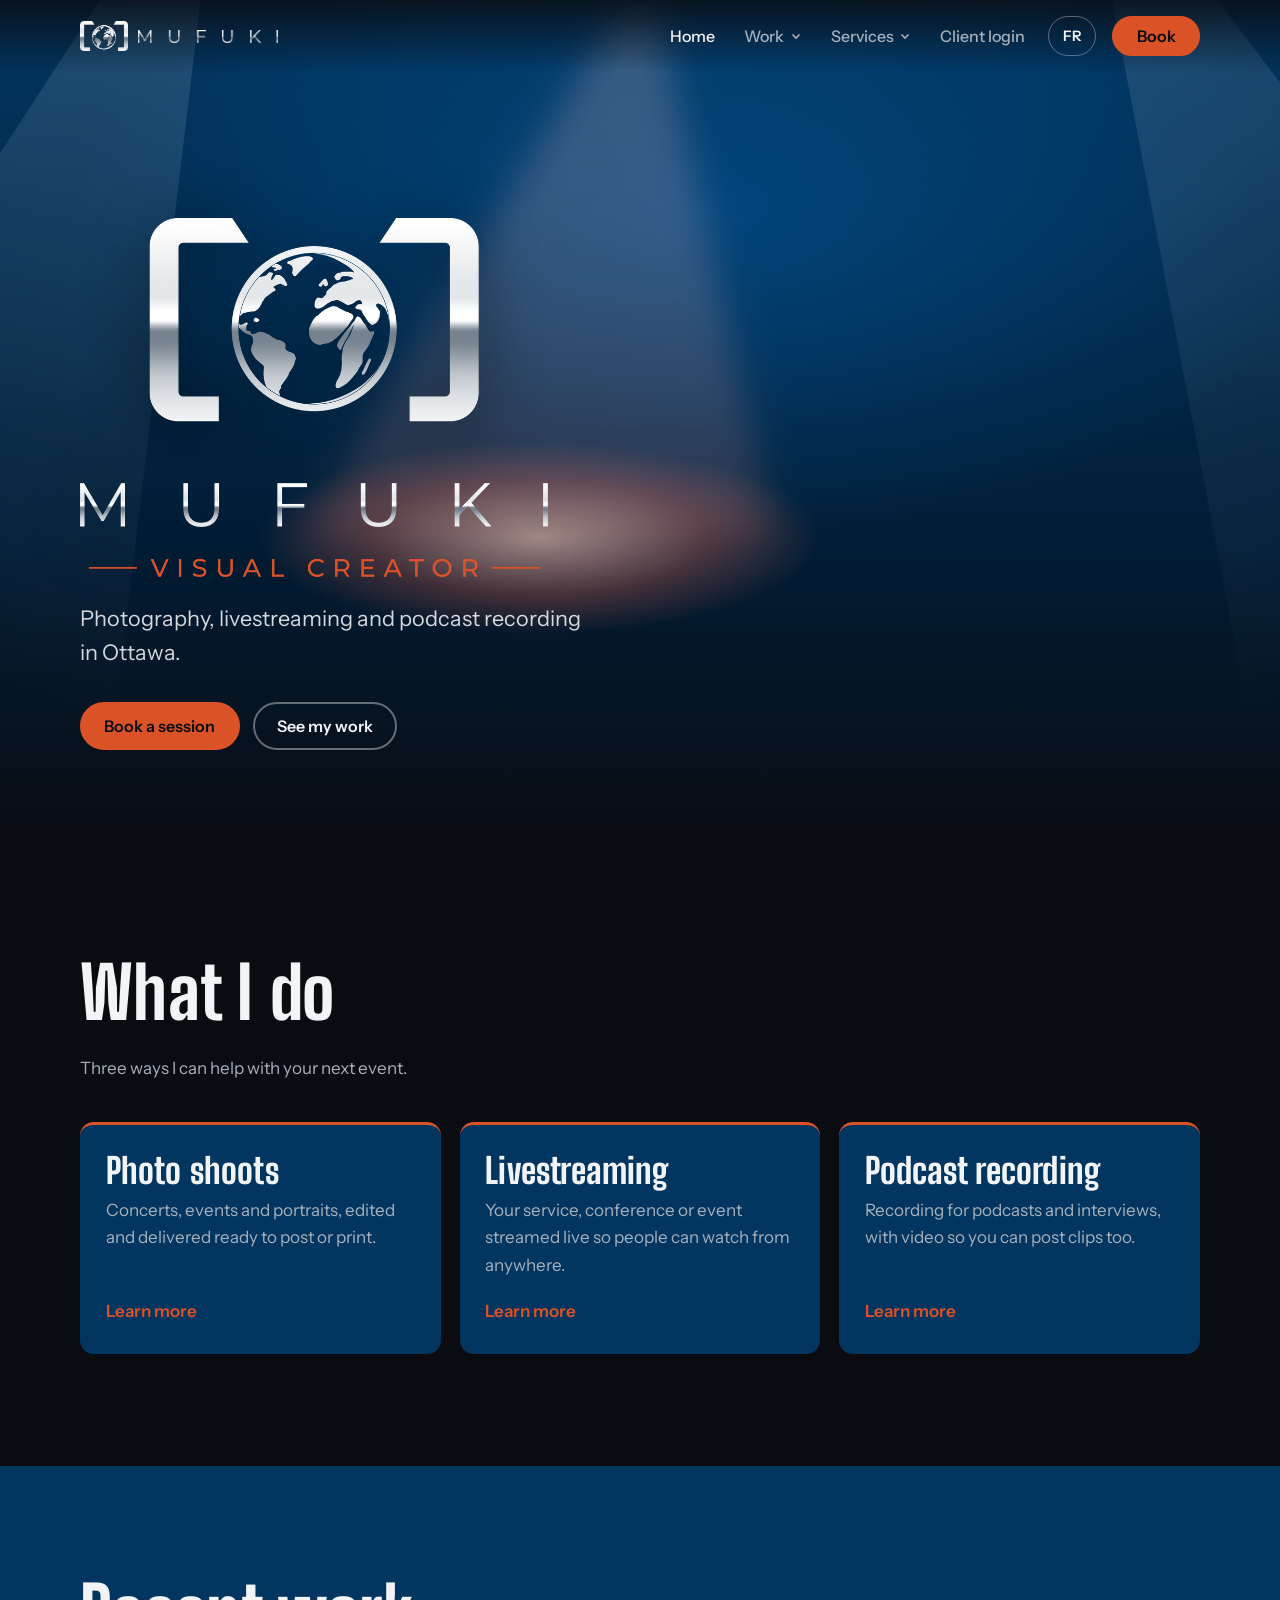
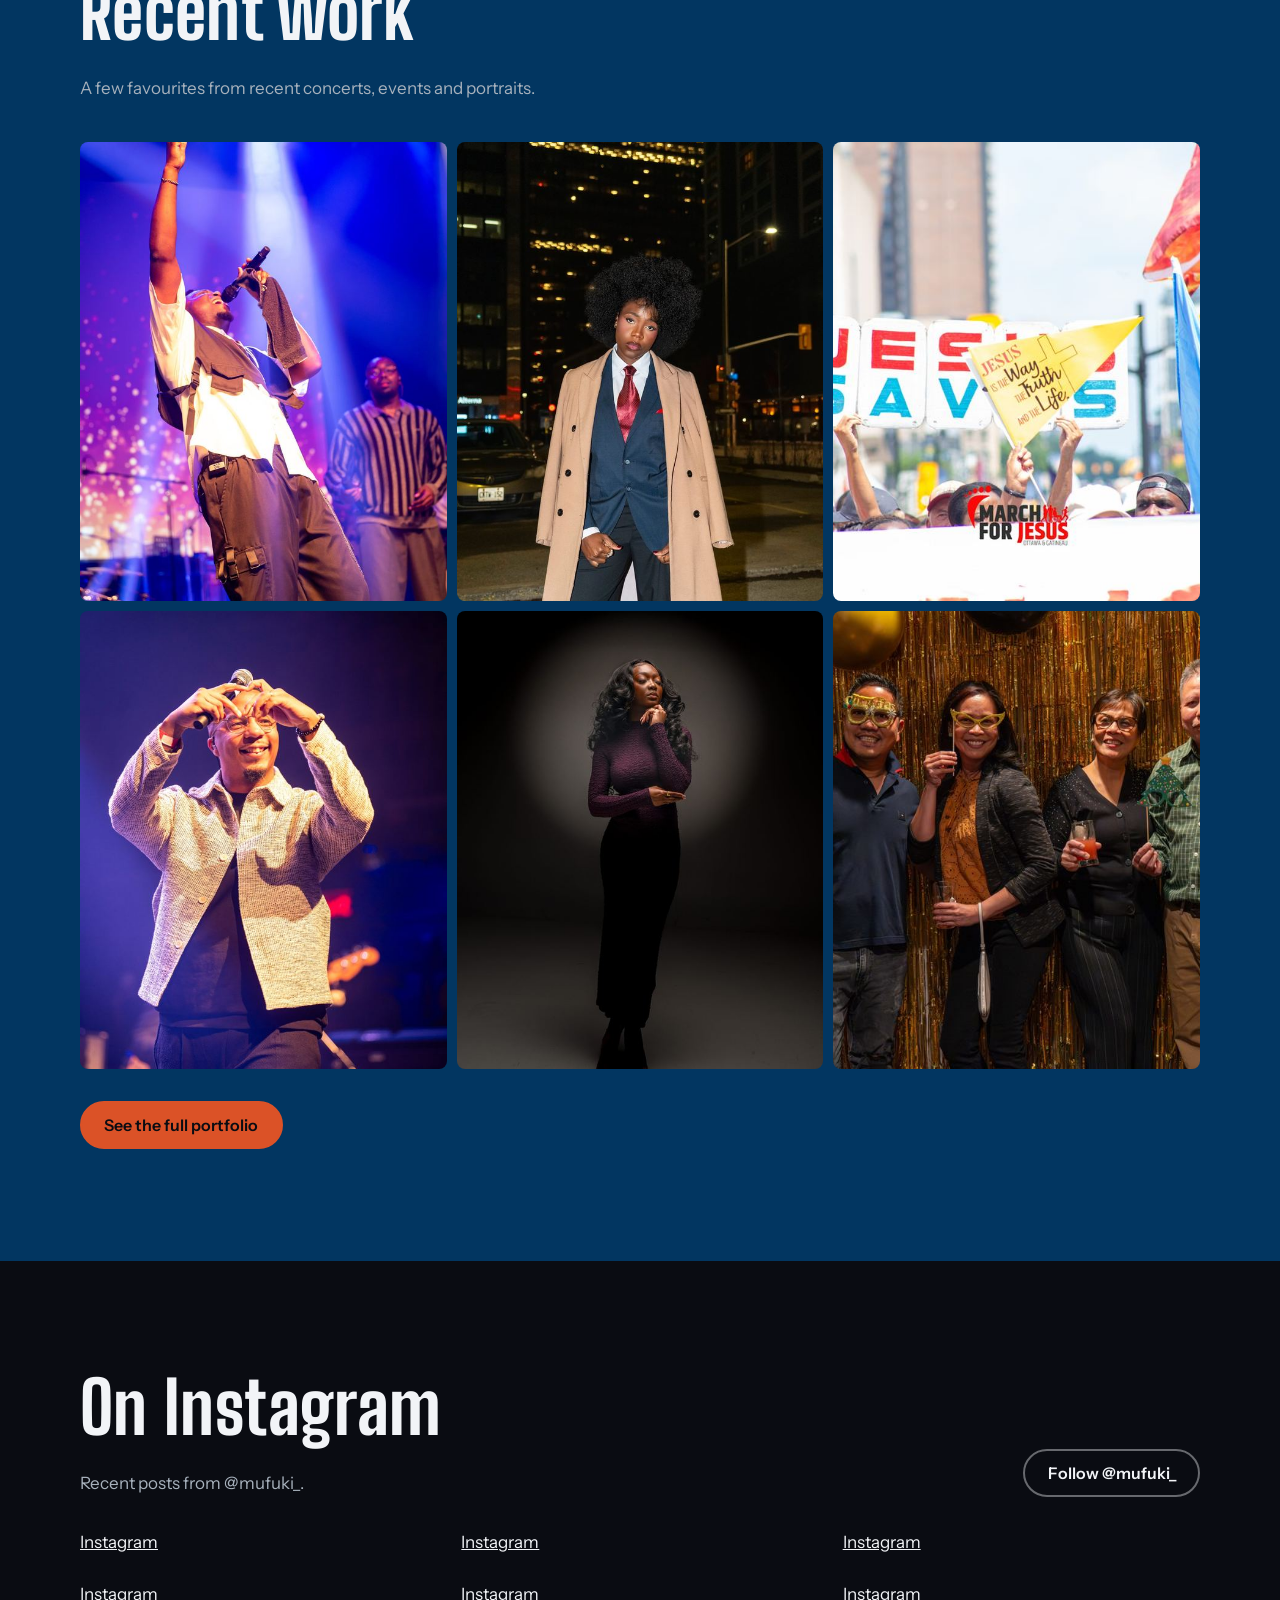
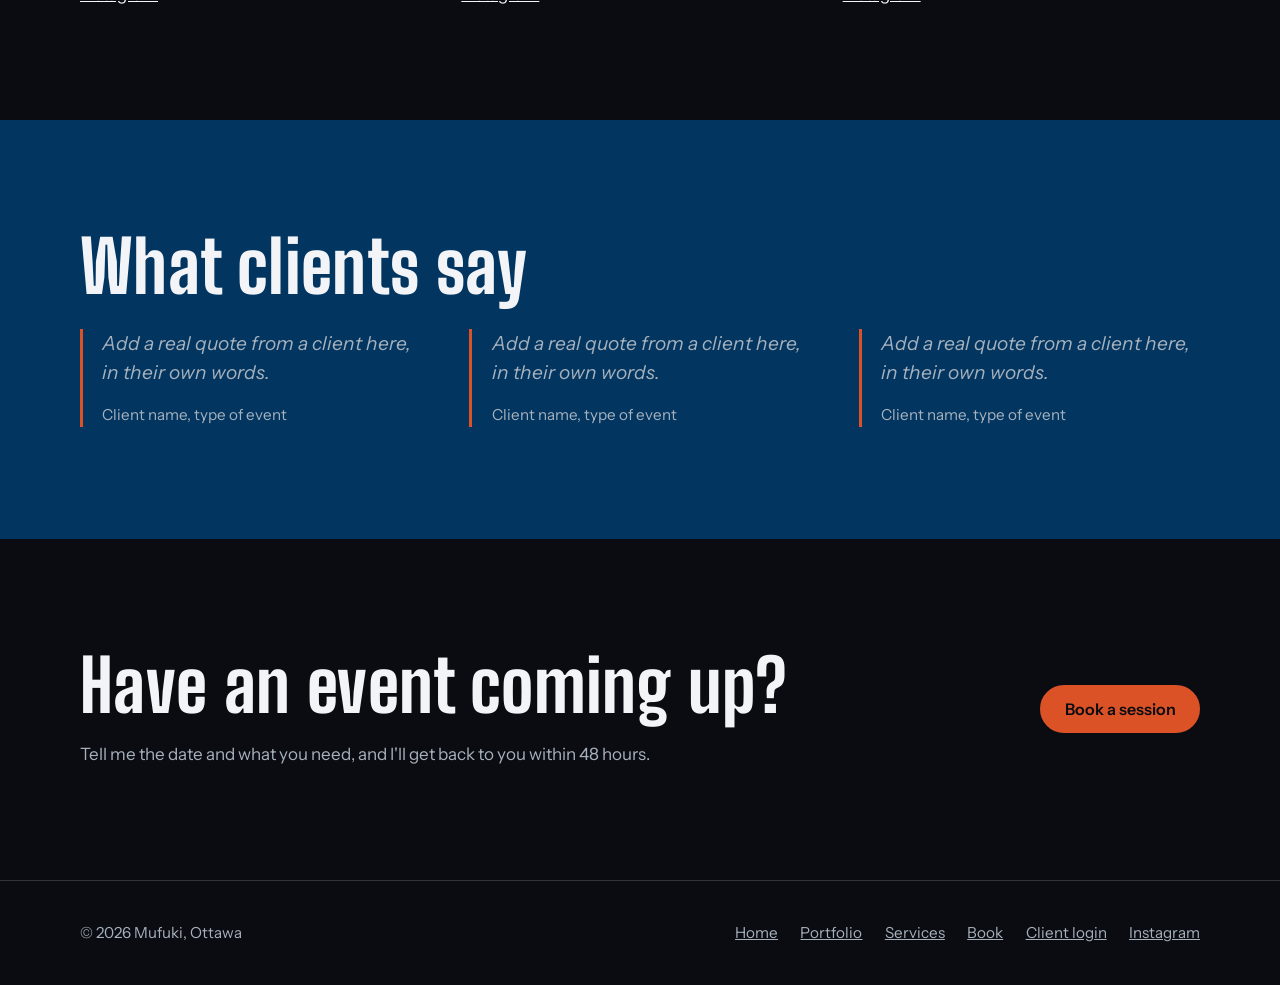
<file: index.html>
<!doctype html>
<html lang="en">
<head>
  <meta charset="utf-8">
  <meta name="viewport" content="width=device-width, initial-scale=1">
  <title>Mufuki | Photo, Livestream, Podcast</title>
  <meta name="description" content="Photography, livestreaming and podcast recording in Ottawa. See my work and book a session.">
  <link rel="icon" type="image/png" href="images/favicon.png">
  <link rel="apple-touch-icon" href="images/apple-touch-icon.png">
  <link rel="preconnect" href="https://fonts.googleapis.com">
  <link rel="preconnect" href="https://fonts.gstatic.com" crossorigin>
  <link href="https://fonts.googleapis.com/css2?family=Big+Shoulders+Display:wght@700;800&family=Instrument+Sans:wght@400;500;600&display=swap" rel="stylesheet">
  <link rel="stylesheet" href="assets/site.css">
</head>
<body data-page="home">
<!-- The menu at the top and the footer are added by assets/site.js (same on every page). -->
<main id="top">
  <!-- ===================== HERO ===================== -->
  <section class="hero" id="hero">
    <video class="hero-video" id="heroVideo" muted loop playsinline aria-hidden="true" hidden></video>
    <div class="hero-shade" id="heroShade" hidden></div>
    <span class="beam a" aria-hidden="true"></span>
    <span class="beam c" aria-hidden="true"></span>
    <div class="track-beam" aria-hidden="true"><div class="track-beam-inner" id="trackBeam"></div></div>
    <div class="spot-pool" id="spotPool" aria-hidden="true"></div>
    <div class="wrap">
      <h1><img src="images/logo.png" alt="Mufuki, visual creator" width="900" height="690"></h1>
      <p data-i18n="hero.sub">Photography, livestreaming and podcast recording in Ottawa.</p>
      <div class="actions">
        <a class="btn btn-solid" href="book.html" data-i18n="hero.cta1">Book a session</a>
        <a class="btn btn-line" href="portfolio.html" data-i18n="hero.cta2">See my work</a>
      </div>
    </div>
  </section>

  <!-- ===================== WHAT I DO ===================== -->
  <section>
    <div class="wrap">
      <h2 data-i18n="home.whatTitle">What I do</h2>
      <p class="lede" data-i18n="home.whatLede">Three ways I can help with your next event.</p>
      <div class="cards">
        <a class="card" href="services.html#photo">
          <h3 data-i18n="svc1.title">Photo shoots</h3>
          <p data-i18n="svc1.desc">Concerts, events and portraits, edited and delivered ready to post or print.</p>
          <span class="more" data-i18n="home.more">Learn more</span>
        </a>
        <a class="card" href="services.html#livestream">
          <h3 data-i18n="svc2.title">Livestreaming</h3>
          <p data-i18n="svc2.desc">Your service, conference or event streamed live so people can watch from anywhere.</p>
          <span class="more" data-i18n="home.more">Learn more</span>
        </a>
        <a class="card" href="services.html#podcast">
          <h3 data-i18n="svc3.title">Podcast recording</h3>
          <p data-i18n="svc3.desc">Recording for podcasts and interviews, with video so you can post clips too.</p>
          <span class="more" data-i18n="home.more">Learn more</span>
        </a>
      </div>
    </div>
  </section>

  <!-- ===================== RECENT WORK ===================== -->
  <section class="raised">
    <div class="wrap">
      <h2 data-i18n="home.recentTitle">Recent work</h2>
      <p class="lede" data-i18n="home.recentLede">A few favourites from recent concerts, events and portraits.</p>
      <div class="recent" id="recentGrid"></div>
      <a class="btn btn-solid" href="portfolio.html" data-i18n="home.seeAll">See the full portfolio</a>
    </div>
  </section>

  <!-- ===================== INSTAGRAM ===================== -->
  <section id="instagram">
    <div class="wrap">
      <div class="ig-head">
        <div>
          <h2 data-i18n="ig.title">On Instagram</h2>
          <p class="lede" data-i18n="ig.lede">Recent posts from @mufuki_.</p>
        </div>
        <a class="btn btn-line" href="https://instagram.com/mufuki_" target="_blank" rel="noopener" data-i18n="ig.follow">Follow @mufuki_</a>
      </div>
      <div class="ig-grid" id="igGrid"></div>
    </div>
  </section>

  <!-- ===================== TESTIMONIALS ===================== -->
  <!-- Replace each placeholder with a real quote from a client (ask them first),
       then remove class="is-placeholder" and the data-i18n parts from that blockquote. -->
  <section id="reviews" class="raised">
    <div class="wrap">
      <h2 data-i18n="rev.title">What clients say</h2>
      <div class="quotes">
        <blockquote class="is-placeholder">
          <p data-i18n="rev.ph">Add a real quote from a client here, in their own words.</p>
          <footer data-i18n="rev.who">Client name, type of event</footer>
        </blockquote>
        <blockquote class="is-placeholder">
          <p data-i18n="rev.ph">Add a real quote from a client here, in their own words.</p>
          <footer data-i18n="rev.who">Client name, type of event</footer>
        </blockquote>
        <blockquote class="is-placeholder">
          <p data-i18n="rev.ph">Add a real quote from a client here, in their own words.</p>
          <footer data-i18n="rev.who">Client name, type of event</footer>
        </blockquote>
      </div>
    </div>
  </section>

  <!-- ===================== CALL TO ACTION ===================== -->
  <section class="cta-band">
    <div class="wrap">
      <div>
        <h2 data-i18n="home.ctaTitle">Have an event coming up?</h2>
        <p data-i18n="home.ctaText">Tell me the date and what you need, and I'll get back to you within 48 hours.</p>
      </div>
      <a class="btn btn-solid" href="book.html" data-i18n="hero.cta1">Book a session</a>
    </div>
  </section>
</main>
<script src="assets/config.js"></script>
<script src="assets/site.js"></script>
</body>
</html>
</file>
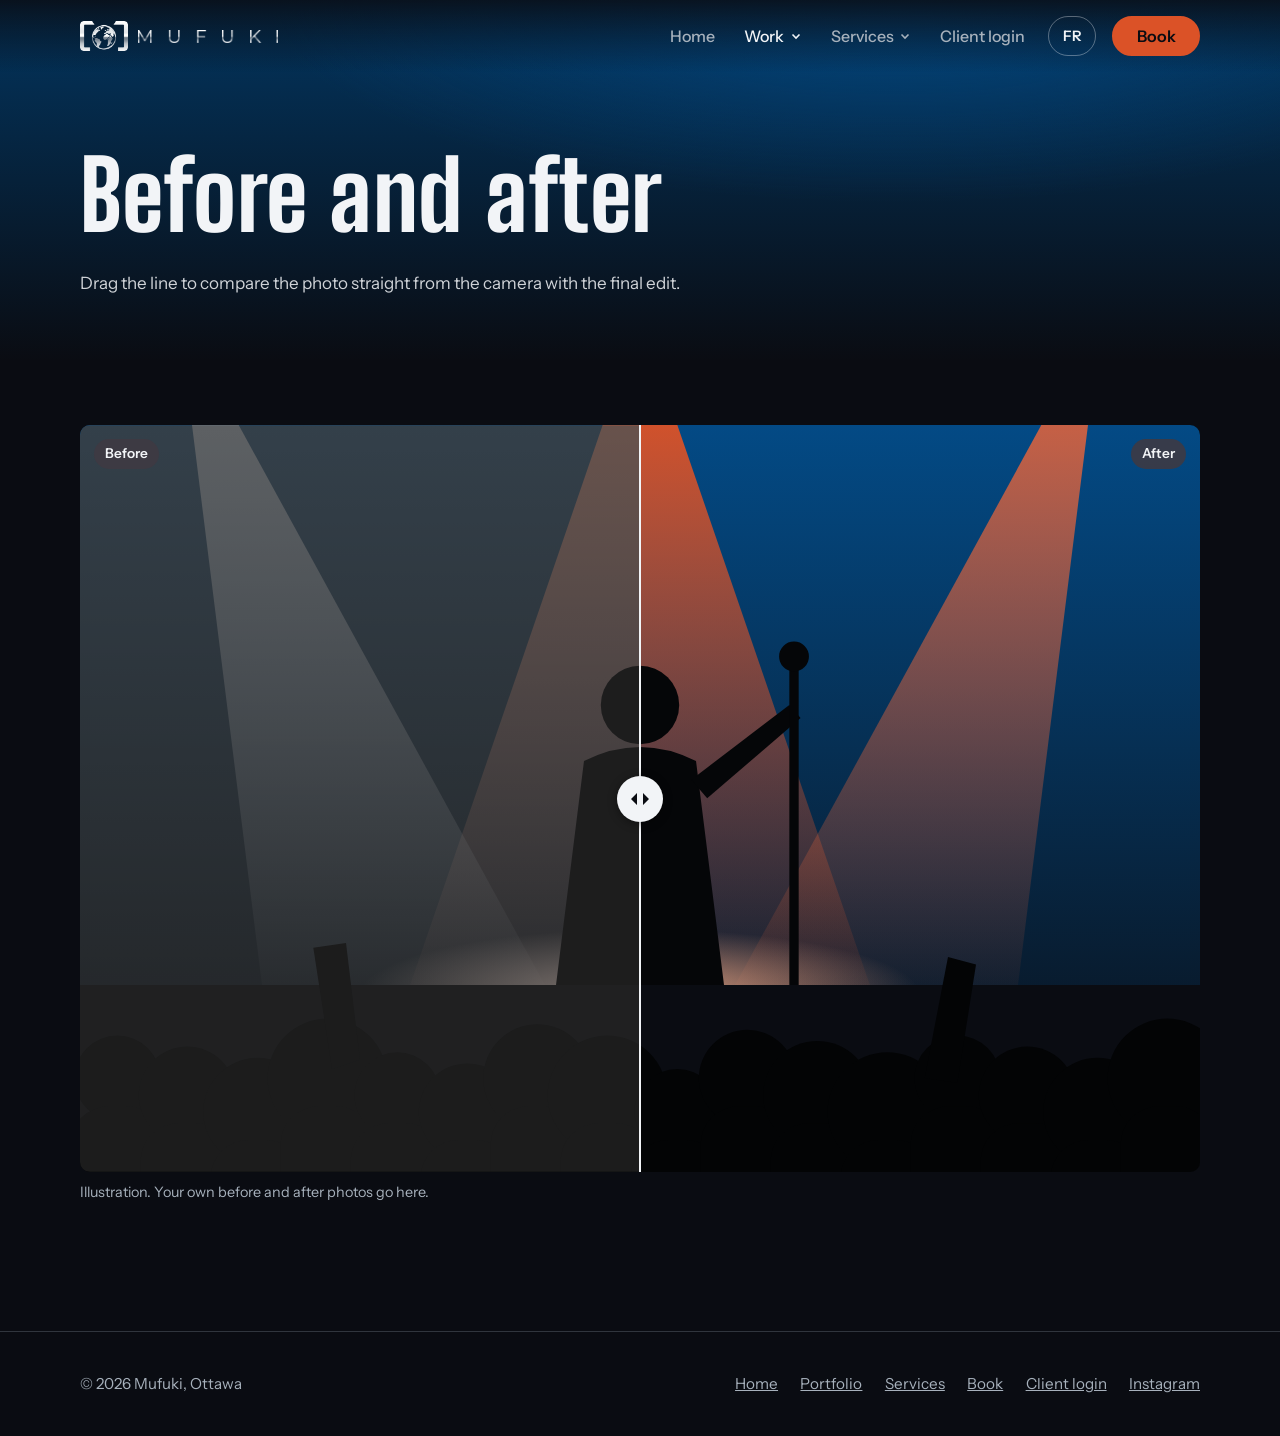
<file: before-after.html>
<!doctype html>
<html lang="en">
<head>
  <meta charset="utf-8">
  <meta name="viewport" content="width=device-width, initial-scale=1">
  <title>Mufuki | Photo, Livestream, Podcast</title>
  <meta name="description" content="Photography, livestreaming and podcast recording in Ottawa. See my work and book a session.">
  <link rel="icon" type="image/png" href="images/favicon.png">
  <link rel="apple-touch-icon" href="images/apple-touch-icon.png">
  <link rel="preconnect" href="https://fonts.googleapis.com">
  <link rel="preconnect" href="https://fonts.gstatic.com" crossorigin>
  <link href="https://fonts.googleapis.com/css2?family=Big+Shoulders+Display:wght@700;800&family=Instrument+Sans:wght@400;500;600&display=swap" rel="stylesheet">
  <link rel="stylesheet" href="assets/site.css">
</head>
<body data-page="edits">
<!-- The menu at the top and the footer are added by assets/site.js (same on every page). -->
<main id="top">
  <section class="page-head">
    <div class="wrap">
      <h1 data-i18n="ba.title">Before and after</h1>
      <p class="lede" data-i18n="ba.lede">Drag the line to compare the photo straight from the camera with the final edit.</p>
    </div>
  </section>
  <section id="edits">
    <div class="wrap">
      <div class="ba-list" id="baList"></div>
    </div>
  </section>
</main>
<script src="assets/config.js"></script>
<script src="assets/site.js"></script>
</body>
</html>
</file>
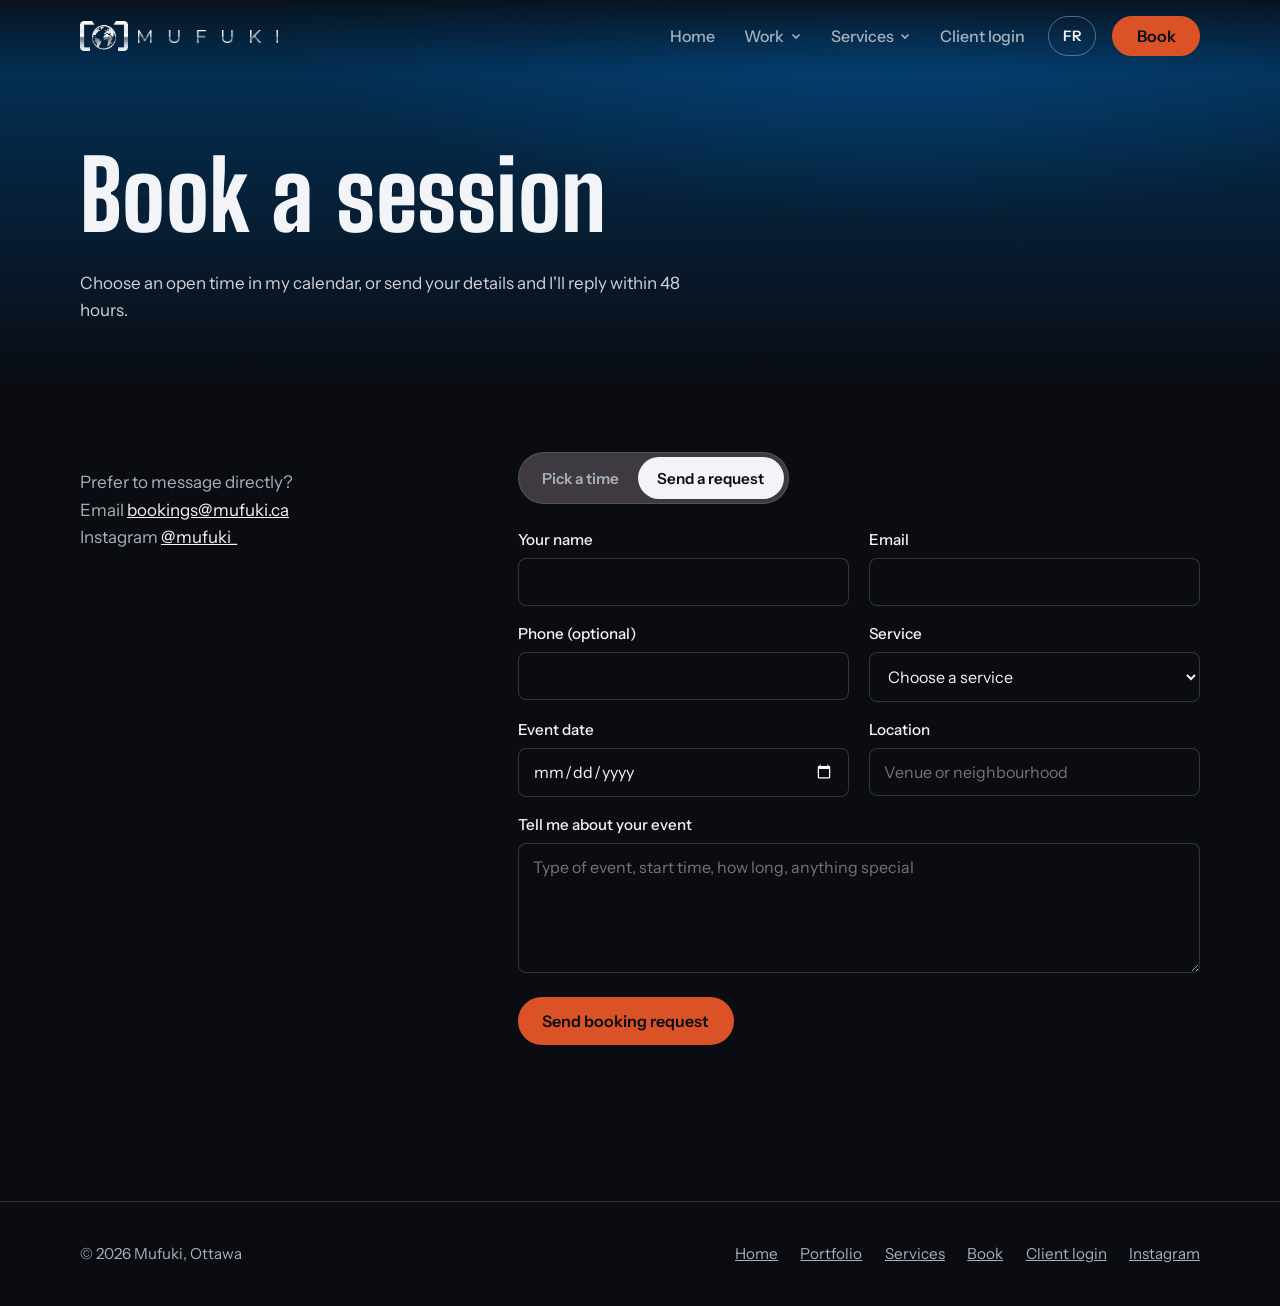
<file: book.html>
<!doctype html>
<html lang="en">
<head>
  <meta charset="utf-8">
  <meta name="viewport" content="width=device-width, initial-scale=1">
  <title>Mufuki | Photo, Livestream, Podcast</title>
  <meta name="description" content="Photography, livestreaming and podcast recording in Ottawa. See my work and book a session.">
  <link rel="icon" type="image/png" href="images/favicon.png">
  <link rel="apple-touch-icon" href="images/apple-touch-icon.png">
  <link rel="preconnect" href="https://fonts.googleapis.com">
  <link rel="preconnect" href="https://fonts.gstatic.com" crossorigin>
  <link href="https://fonts.googleapis.com/css2?family=Big+Shoulders+Display:wght@700;800&family=Instrument+Sans:wght@400;500;600&display=swap" rel="stylesheet">
  <link rel="stylesheet" href="assets/site.css">
</head>
<body data-page="book">
<!-- The menu at the top and the footer are added by assets/site.js (same on every page). -->
<main id="top">
  <section class="page-head">
    <div class="wrap">
      <h1 data-i18n="book.title">Book a session</h1>
      <p class="lede" data-i18n="book.lede">Choose an open time in my calendar, or send your details and I'll reply within 48 hours.</p>
    </div>
  </section>
  <section id="book">
    <div class="wrap book-grid">
      <div>
        <p class="contact-alt"><span data-i18n="book.direct">Prefer to message directly?</span><br>
          <span data-i18n="book.email">Email</span> <a href="mailto:bookings@mufuki.ca">bookings@mufuki.ca</a><br>
          Instagram <a href="https://instagram.com/mufuki_" target="_blank" rel="noopener">@mufuki_</a>
        </p>
      </div>

      <div>
        <div class="tabs" role="tablist" aria-label="Booking options">
          <button type="button" role="tab" id="tabCal" aria-controls="panelCal" aria-selected="true" data-i18n="book.tabCal">Pick a time</button>
          <button type="button" role="tab" id="tabForm" aria-controls="panelForm" aria-selected="false" tabindex="-1" data-i18n="book.tabForm">Send a request</button>
        </div>

        <div role="tabpanel" id="panelCal" aria-labelledby="tabCal">
          <div id="cal-inline"></div>
          <div class="cal-empty" id="calEmpty" hidden>
            <p data-i18n="book.calSoon">Online scheduling is coming soon. Send a request instead and I'll reply with open dates.</p>
            <button class="btn btn-solid" type="button" id="calToForm" data-i18n="book.tabForm">Send a request</button>
          </div>
        </div>

        <div role="tabpanel" id="panelForm" aria-labelledby="tabForm" hidden>
          <!-- Paste your Formspree form link into action="..." (see README) -->
          <form id="booking" action="https://formspree.io/f/mzedjyar" method="POST">
            <div>
              <label class="field" for="name" data-i18n="form.name">Your name</label>
              <input id="name" name="name" autocomplete="name" required>
            </div>
            <div>
              <label class="field" for="email" data-i18n="form.email">Email</label>
              <input id="email" name="email" type="email" autocomplete="email" required>
            </div>
            <div>
              <label class="field" for="phone" data-i18n="form.phone">Phone (optional)</label>
              <input id="phone" name="phone" type="tel" autocomplete="tel">
            </div>
            <div>
              <label class="field" for="service" data-i18n="form.service">Service</label>
              <select id="service" name="service" required>
                <option value="" data-i18n="form.choose">Choose a service</option>
                <option value="Photo shoot" data-i18n="svc1.title">Photo shoots</option>
                <option value="Livestreaming" data-i18n="svc2.title">Livestreaming</option>
                <option value="Podcast recording" data-i18n="svc3.title">Podcast recording</option>
                <option value="Not sure yet" data-i18n="form.unsure">Not sure yet</option>
              </select>
            </div>
            <div>
              <label class="field" for="date" data-i18n="form.date">Event date</label>
              <input id="date" name="date" type="date" required>
            </div>
            <div>
              <label class="field" for="location" data-i18n="form.location">Location</label>
              <input id="location" name="location" data-i18n-ph="form.locationPh" placeholder="Venue or neighbourhood">
            </div>
            <div class="full">
              <label class="field" for="message" data-i18n="form.message">Tell me about your event</label>
              <textarea id="message" name="message" data-i18n-ph="form.messagePh" placeholder="Type of event, start time, how long, anything special"></textarea>
            </div>
            <input type="hidden" name="language" id="formLang" value="en">
            <input type="hidden" name="_subject" value="New booking request from mufuki.ca">
            <div class="full">
              <button class="btn btn-solid" type="submit" data-i18n="form.submit">Send booking request</button>
            </div>
            <p class="status" id="status" role="status" aria-live="polite"></p>
          </form>
        </div>
      </div>
    </div>
  </section>
</main>
<script src="assets/config.js"></script>
<script src="assets/site.js"></script>
</body>
</html>
</file>
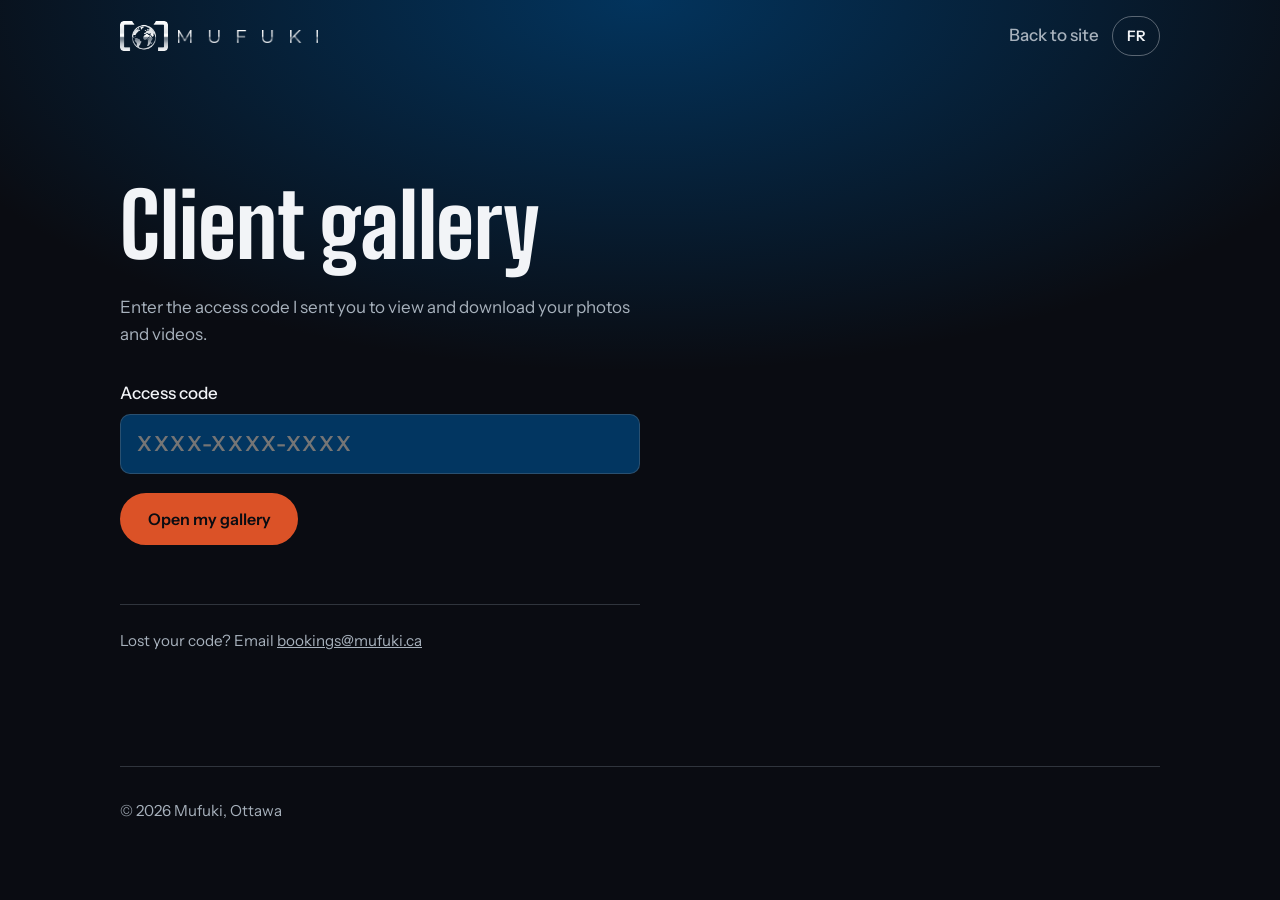
<file: client.html>
<!doctype html>
<html lang="en">
<head>
  <meta charset="utf-8">
  <meta name="viewport" content="width=device-width, initial-scale=1">
  <title>Client gallery | Mufuki</title>
  <meta name="robots" content="noindex">
  <link rel="icon" type="image/png" href="images/favicon.png">
  <link rel="apple-touch-icon" href="images/apple-touch-icon.png">
  <link rel="preconnect" href="https://fonts.googleapis.com">
  <link rel="preconnect" href="https://fonts.gstatic.com" crossorigin>
  <link href="https://fonts.googleapis.com/css2?family=Big+Shoulders+Display:wght@700;800&family=Instrument+Sans:wght@400;500;600&display=swap" rel="stylesheet">
  <style>
    :root {
      --ink: #0A0C12; --stage: #023661; --line: rgba(118,130,142,.35); --text: #F2F4F7; --muted: #A7B1BC;
      --amber: #DB5227; --amber-ink: #0A0C12;
      --display: "Big Shoulders Display", Impact, sans-serif;
      --body: "Instrument Sans", system-ui, sans-serif;
    }
    *, *::before, *::after { box-sizing: border-box; }
    [hidden] { display: none !important; }
    body {
      margin: 0; min-height: 100vh; color: var(--text); font: 400 1.0625rem/1.6 var(--body);
      background: radial-gradient(ellipse 80% 55% at 50% 0%, rgba(2,54,97,.95), transparent 75%), var(--ink);
      -webkit-font-smoothing: antialiased;
    }
    a { color: inherit; }
    :focus-visible { outline: 3px solid var(--amber); outline-offset: 3px; border-radius: 4px; }
    .wrap { width: min(1040px, 100% - 32px); margin-inline: auto; }
    header { display: flex; align-items: center; justify-content: space-between; height: 72px; gap: 1rem; }
    .logo { display: flex; align-items: center; gap: 10px; text-decoration: none; }
    .logo .mark { height: 30px; width: auto; }
    .logo .word { height: 13px; width: auto; }
    .head-right { display: flex; gap: .8rem; align-items: center; }
    .head-right a { color: var(--muted); text-decoration: none; font-weight: 500; }
    .head-right a:hover { color: var(--text); }
    .lang-btn {
      font: 600 .9rem var(--body); color: var(--text); background: transparent; cursor: pointer;
      border: 1px solid rgba(242,244,247,.35); border-radius: 999px; min-height: 40px; min-width: 48px; padding: 0 .8rem;
    }
    h1, h2 { font-family: var(--display); font-weight: 800; line-height: .95; margin: 0; }
    h1 { font-size: clamp(3rem, 9vw, 5.5rem); margin-bottom: .3em; }
    h2 { font-size: clamp(2rem, 5vw, 3rem); }
    .muted { color: var(--muted); }
    main { padding: clamp(3rem, 10vw, 7rem) 0 5rem; }

    .login { max-width: 520px; }
    .login p { margin: 0 0 2rem; }
    label { display: block; font-weight: 500; margin-bottom: .4rem; }
    input {
      width: 100%; font: 600 1.3rem/1 var(--body); letter-spacing: .08em; text-transform: uppercase;
      color: var(--text); background: var(--stage); border: 1px solid var(--line); border-radius: 10px;
      padding: 1rem; min-height: 60px;
    }
    input:focus { outline: none; border-color: var(--amber); box-shadow: 0 0 0 3px rgba(219,82,39,.25); }
    .btn {
      display: inline-flex; align-items: center; justify-content: center; gap: .5rem;
      min-height: 52px; padding: 0 1.6rem; border-radius: 999px; font: 600 1rem var(--body);
      text-decoration: none; cursor: pointer; border: 2px solid var(--amber);
    }
    .btn-solid { background: var(--amber); color: var(--amber-ink); }
    .btn-solid:hover { background: #E8643A; }
    .btn-solid:disabled { opacity: .6; cursor: progress; }
    .btn-line { background: transparent; color: var(--text); border-color: rgba(242,244,247,.4); }
    .row { display: flex; flex-wrap: wrap; gap: .8rem; align-items: center; margin-top: 1.2rem; }
    .msg { min-height: 1.6em; margin: 1rem 0 0; }
    .msg.err { color: #ff9b8a; }
    .help { margin-top: 3rem; padding-top: 1.5rem; border-top: 1px solid var(--line); font-size: .95rem; }

    .gallery-head { display: flex; flex-wrap: wrap; justify-content: space-between; align-items: end; gap: 1.5rem; margin-bottom: 2rem; }
    .meta { display: flex; flex-wrap: wrap; gap: .4rem 1.5rem; margin: .6rem 0 0; color: var(--muted); }
    .note { background: var(--stage); border-left: 3px solid var(--amber); padding: 1rem 1.2rem; border-radius: 0 8px 8px 0; margin: 0 0 2rem; white-space: pre-line; }
    .preview { width: 100%; height: min(70vh, 640px); border: 1px solid var(--line); border-radius: 12px; background: #F2F4F7; }
    .expired { color: #ff9b8a; }
    footer { padding: 2rem 0; color: var(--muted); font-size: .95rem; border-top: 1px solid var(--line); }
  </style>
</head>
<body>
  <div class="wrap">
    <header>
      <a class="logo" href="index.html"><img class="mark" src="images/logo-mark.png" alt="" width="160" height="99"><img class="word" src="images/logo-word.png" alt="Mufuki" width="600" height="56"></a>
      <div class="head-right">
        <a href="index.html" data-i18n="back">Back to site</a>
        <button class="lang-btn" type="button" id="langBtn">FR</button>
      </div>
    </header>

    <main>
      <!-- ========== LOGIN ========== -->
      <section class="login" id="loginView">
        <h1 data-i18n="title">Client gallery</h1>
        <p class="muted" data-i18n="intro">Enter the access code I sent you to view and download your photos and videos.</p>
        <form id="loginForm" novalidate>
          <label for="code" data-i18n="codeLabel">Access code</label>
          <input id="code" name="code" autocomplete="off" autocapitalize="characters" spellcheck="false" placeholder="XXXX-XXXX-XXXX" required>
          <div class="row">
            <button class="btn btn-solid" type="submit" id="openBtn" data-i18n="open">Open my gallery</button>
          </div>
          <p class="msg" id="msg" role="status" aria-live="polite"></p>
        </form>
        <p class="help muted"><span data-i18n="help">Lost your code?</span> <a href="mailto:bookings@mufuki.ca">bookings@mufuki.ca</a></p>
      </section>

      <!-- ========== GALLERY ========== -->
      <section id="galleryView" hidden>
        <div class="gallery-head">
          <div>
            <p class="muted" id="hello"></p>
            <h1 id="gTitle"></h1>
            <p class="meta"><span id="gDate"></span><span id="gExpires"></span></p>
          </div>
          <div class="row">
            <a class="btn btn-solid" id="gDownload" target="_blank" rel="noopener" data-i18n="download">Download all files</a>
            <button class="btn btn-line" type="button" id="closeBtn" data-i18n="close">Close gallery</button>
          </div>
        </div>
        <p class="note" id="gNote" hidden></p>
        <iframe class="preview" id="gPreview" title="Gallery preview" hidden></iframe>
      </section>
    </main>

    <footer>&copy; <span id="year"></span> Mufuki, Ottawa</footer>
  </div>

<script>
/* =====================================================================
   CLIENT GALLERIES
   Each line below is one locked gallery. Create a new line with
   tools/gallery-maker.html, then paste it inside the [ ] list.
   The links are encrypted: nobody can read them without the client's code.
   Delete a line to remove a client's access.
   ===================================================================== */
const GALLERIES = [
  /* RAEM */
  {"s":"fMp8t1tmhsuJelpt0NWV7Q==","i":"ltPyaV2H88HI1A64","d":"kZp4xC/Awl9PsP3uz/A/zp7/4XANd+P9qSt7NWFWem9qPDaKMvPAEPkTo7hY0MD2G/gbCJjurebUeoMkSLgBfEqOP191mhEv4YZOteC7ysL2Z1GyUtZ3gQZMKzfsexxWBnin1G+3DC+ZB9W5n5oNLtbHlr6BJLXguTxxU1fQtG4sYsJwvvG4F7OcT0qv3YQZt/oi5cPzeCe8blej715P1SuoHZxDvX35pcerFrA="},
  /* DEMO — code: DEMO-MUFU-2026. Delete this line once you have real clients. */
  {"s":"Qsanj/feGpn6pOempmGGug==","i":"v9YOTbAv8k3YKZqf","d":"/j+Fe1Le2o4Qx+Qf/f35LgTFXld9yocIgEFwBlvrXRUAEn7rN/5tGnNnBBkgeGa3mvpe9JDoxtyqYW3SiLTsDOBgBNCcYHzzmkC4Wcxe+TPyT1O0MRAT4qTUroLCnpbDIBcySe29+goSZjvpOXcWFYsi3GtcZGVY8OdIrBcwDf+FDxqox8JqxhsyLT07Kzv3HM4vBSloK0FIlTQu2ou4hqwQlgRQdPwxYjEWAjSINi+AP9yooW/Ha5sBu5yv0IMup9cMrM+SKU+9JWsT6vvBrltAne4L6AQ1yWyYLgvvUcyhIZ2QzVfHC/OgXrXDvUPo6GyFxw=="},
  /* Vow renewal */
  {"s":"VdLwFW1a6QZin+pzGZ6sFQ==","i":"Ld2jjdf/HuKlKjc1","d":"ZLTYlaHC97qeh1XvM/9NS8QEiDIwMtfpw/MQVKDznWH1o8NYeR55XDZvFr1s7k9EjTO1vCB4feZpZAs59uF/EpoPKykiAP0LaV7au1IPNTSpg030VWIpRnrcb/WSE8/mZK3T4dR6wG186CMFRVLd/qODPzwkqdM2HlGcj5uUMc1H9KCsDzsCdh+qyS2yp4nZHBIpyhSa+H/WF9ItUWSjtKKgsdzP6b6yt22mILaZVwNWFipBV0x9ABSUZAQh33ObITDY"},
  /* Canada worship */
  {"s":"43HA9LmkE81wV8in+4oOgw==","i":"9O3fp9tf/Jmx48bO","d":"zvTbvRy9Q+fgvHsf03t0TxE+csBnm5lFTJugvviKUJrmsfWjo15l5V57wcsQJ7ctZ8KRZfyrIS/sprQ3TarAbPPWVzoDOXUosBc9Qk9SFRTPIF+r7g1unzmDW71yV5Si0dvImrJLys11NweVW/23DliiB8qmp4oniV0NFSZQzkNuU1pOOJ5VX8Yiw+DOBKew/C3oiVe7FQbjZmPl5MYHR8vyY2HcGaUb+ud2SKNLFAdQhYAeWBtTWvdUMVVs0zcZXpCyOVhxwk/eOWE="},
];

const I18N = {
  en: {
    pageTitle: "Client gallery | Mufuki", back: "Back to site", langSwitch: "Voir en français",
    title: "Client gallery", intro: "Enter the access code I sent you to view and download your photos and videos.",
    codeLabel: "Access code", open: "Open my gallery", checking: "Checking your code…",
    empty: "Enter your access code first.",
    wrong: "That code doesn't match a gallery. Check the code in your email and try again.",
    help: "Lost your code? Email", hello: "Hi {n},", download: "Download all files", close: "Close gallery",
    available: "Available until {d}", expiredOn: "This gallery expired on {d}. Email bookings@mufuki.ca to get your files again.",
    noCrypto: "Your browser can't open the gallery. Try an up-to-date Chrome, Safari, Edge or Firefox.",
  },
  fr: {
    pageTitle: "Galerie client | Mufuki", back: "Retour au site", langSwitch: "View in English",
    title: "Galerie client", intro: "Entrez le code d'accès que je vous ai envoyé pour voir et télécharger vos photos et vidéos.",
    codeLabel: "Code d'accès", open: "Ouvrir ma galerie", checking: "Vérification du code…",
    empty: "Entrez d'abord votre code d'accès.",
    wrong: "Ce code ne correspond à aucune galerie. Vérifiez le code dans votre courriel et réessayez.",
    help: "Code perdu? Écrivez à", hello: "Bonjour {n},", download: "Télécharger tous les fichiers", close: "Fermer la galerie",
    available: "Disponible jusqu'au {d}", expiredOn: "Cette galerie a expiré le {d}. Écrivez à bookings@mufuki.ca pour récupérer vos fichiers.",
    noCrypto: "Votre navigateur ne peut pas ouvrir la galerie. Essayez une version récente de Chrome, Safari, Edge ou Firefox.",
  },
};

const store = {
  get(k) { try { return localStorage.getItem(k); } catch { return null; } },
  set(k, v) { try { localStorage.setItem(k, v); } catch {} },
};
let lang = store.get("lang") || ((navigator.language || "").toLowerCase().startsWith("fr") ? "fr" : "en");
if (!I18N[lang]) lang = "en";
const t = (k, v = {}) => Object.entries(v).reduce((s, [a, b]) => s.replaceAll("{" + a + "}", b), I18N[lang][k] ?? I18N.en[k] ?? k);
const fmtDate = iso => {
  if (!iso) return "";
  const [y, m, d] = iso.split("-").map(Number);
  return new Intl.DateTimeFormat(lang === "fr" ? "fr-CA" : "en-CA", { dateStyle: "long" }).format(new Date(y, m - 1, d));
};

let opened = null;
function applyLang() {
  document.documentElement.lang = lang;
  document.title = t("pageTitle");
  document.querySelectorAll("[data-i18n]").forEach(el => { el.textContent = t(el.dataset.i18n); });
  const b = document.getElementById("langBtn");
  b.textContent = lang === "en" ? "FR" : "EN";
  b.lang = lang === "en" ? "fr" : "en";
  b.setAttribute("aria-label", t("langSwitch"));
  if (opened) showGallery(opened);
}
document.getElementById("langBtn").addEventListener("click", () => { lang = lang === "en" ? "fr" : "en"; store.set("lang", lang); applyLang(); });

/* ---------- Decryption (AES-GCM, key from the code with PBKDF2) ---------- */
const enc = new TextEncoder(), dec = new TextDecoder();
const unb64 = s => Uint8Array.from(atob(s), c => c.charCodeAt(0));
const norm = c => (c || "").toUpperCase().replace(/[^A-Z0-9]/g, "");
async function keyFrom(code, salt) {
  const base = await crypto.subtle.importKey("raw", enc.encode(norm(code)), "PBKDF2", false, ["deriveKey"]);
  return crypto.subtle.deriveKey({ name: "PBKDF2", salt, iterations: 150000, hash: "SHA-256" }, base, { name: "AES-GCM", length: 256 }, false, ["decrypt"]);
}
async function unlock(code) {
  for (const g of GALLERIES) {
    try {
      const key = await keyFrom(code, unb64(g.s));
      const plain = await crypto.subtle.decrypt({ name: "AES-GCM", iv: unb64(g.i) }, key, unb64(g.d));
      return JSON.parse(dec.decode(plain));
    } catch { /* not this gallery */ }
  }
  return null;
}

/* ---------- Views ---------- */
function driveEmbed(url) {
  const m = (url || "").match(/drive\.google\.com\/drive\/(?:u\/\d+\/)?folders\/([\w-]+)/);
  return m ? `https://drive.google.com/embeddedfolderview?id=${m[1]}#grid` : null;
}
function showGallery(g) {
  opened = g;
  document.getElementById("loginView").hidden = true;
  document.getElementById("galleryView").hidden = false;
  document.getElementById("hello").textContent = t("hello", { n: g.client });
  document.getElementById("gTitle").textContent = g.title;
  document.getElementById("gDate").textContent = fmtDate(g.date);
  const today = new Date().toISOString().slice(0, 10);
  const expired = g.expires && g.expires < today;
  const ex = document.getElementById("gExpires");
  ex.textContent = g.expires ? (expired ? t("expiredOn", { d: fmtDate(g.expires) }) : t("available", { d: fmtDate(g.expires) })) : "";
  ex.className = expired ? "expired" : "";
  const dl = document.getElementById("gDownload");
  dl.hidden = expired; dl.href = expired ? "#" : g.link;
  const note = document.getElementById("gNote");
  note.hidden = !g.note; note.textContent = g.note || "";
  const pv = document.getElementById("gPreview");
  const emb = expired ? null : driveEmbed(g.link);
  pv.hidden = !emb;
  if (emb && pv.src !== emb) pv.src = emb;
  document.title = g.title + " | Mufuki";
}
document.getElementById("closeBtn").addEventListener("click", () => {
  opened = null;
  document.getElementById("galleryView").hidden = true;
  document.getElementById("loginView").hidden = false;
  document.getElementById("gPreview").src = "about:blank";
  document.getElementById("code").value = "";
  document.getElementById("msg").textContent = "";
  history.replaceState(null, "", location.pathname);
  applyLang();
});

const msg = document.getElementById("msg");
async function tryCode(code) {
  msg.className = "msg";
  if (!norm(code)) { msg.textContent = t("empty"); msg.classList.add("err"); return; }
  if (!window.crypto || !crypto.subtle) { msg.textContent = t("noCrypto"); msg.classList.add("err"); return; }
  const btn = document.getElementById("openBtn");
  btn.disabled = true; msg.textContent = t("checking");
  const g = await unlock(code);
  btn.disabled = false;
  if (!g) { msg.textContent = t("wrong"); msg.classList.add("err"); return; }
  msg.textContent = "";
  showGallery(g);
}
document.getElementById("loginForm").addEventListener("submit", e => { e.preventDefault(); tryCode(document.getElementById("code").value); });

document.getElementById("year").textContent = new Date().getFullYear();
applyLang();

/* Direct link: client.html#code=XXXX-XXXX-XXXX (the part after # never leaves the browser) */
const hashCode = new URLSearchParams(location.hash.slice(1)).get("code");
if (hashCode) { document.getElementById("code").value = hashCode; tryCode(hashCode); }
</script>
</body>
</html>
</file>
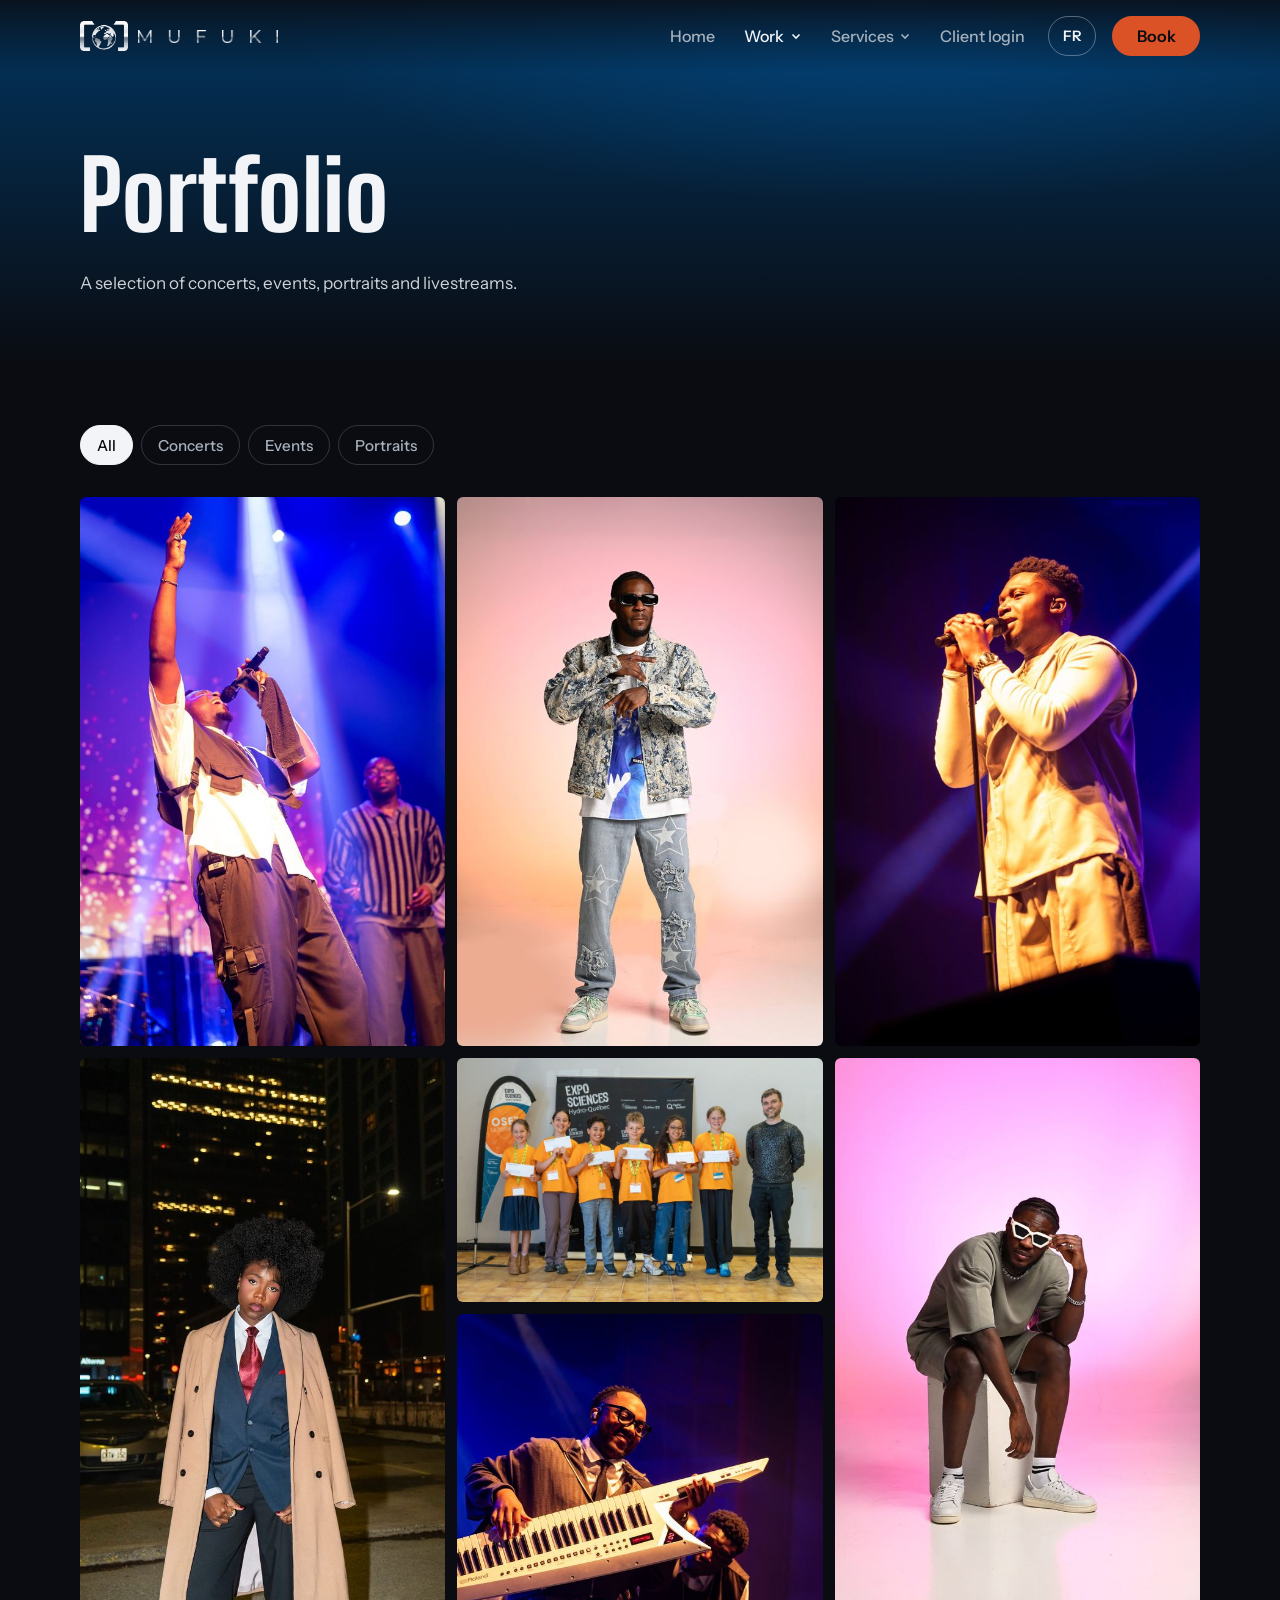
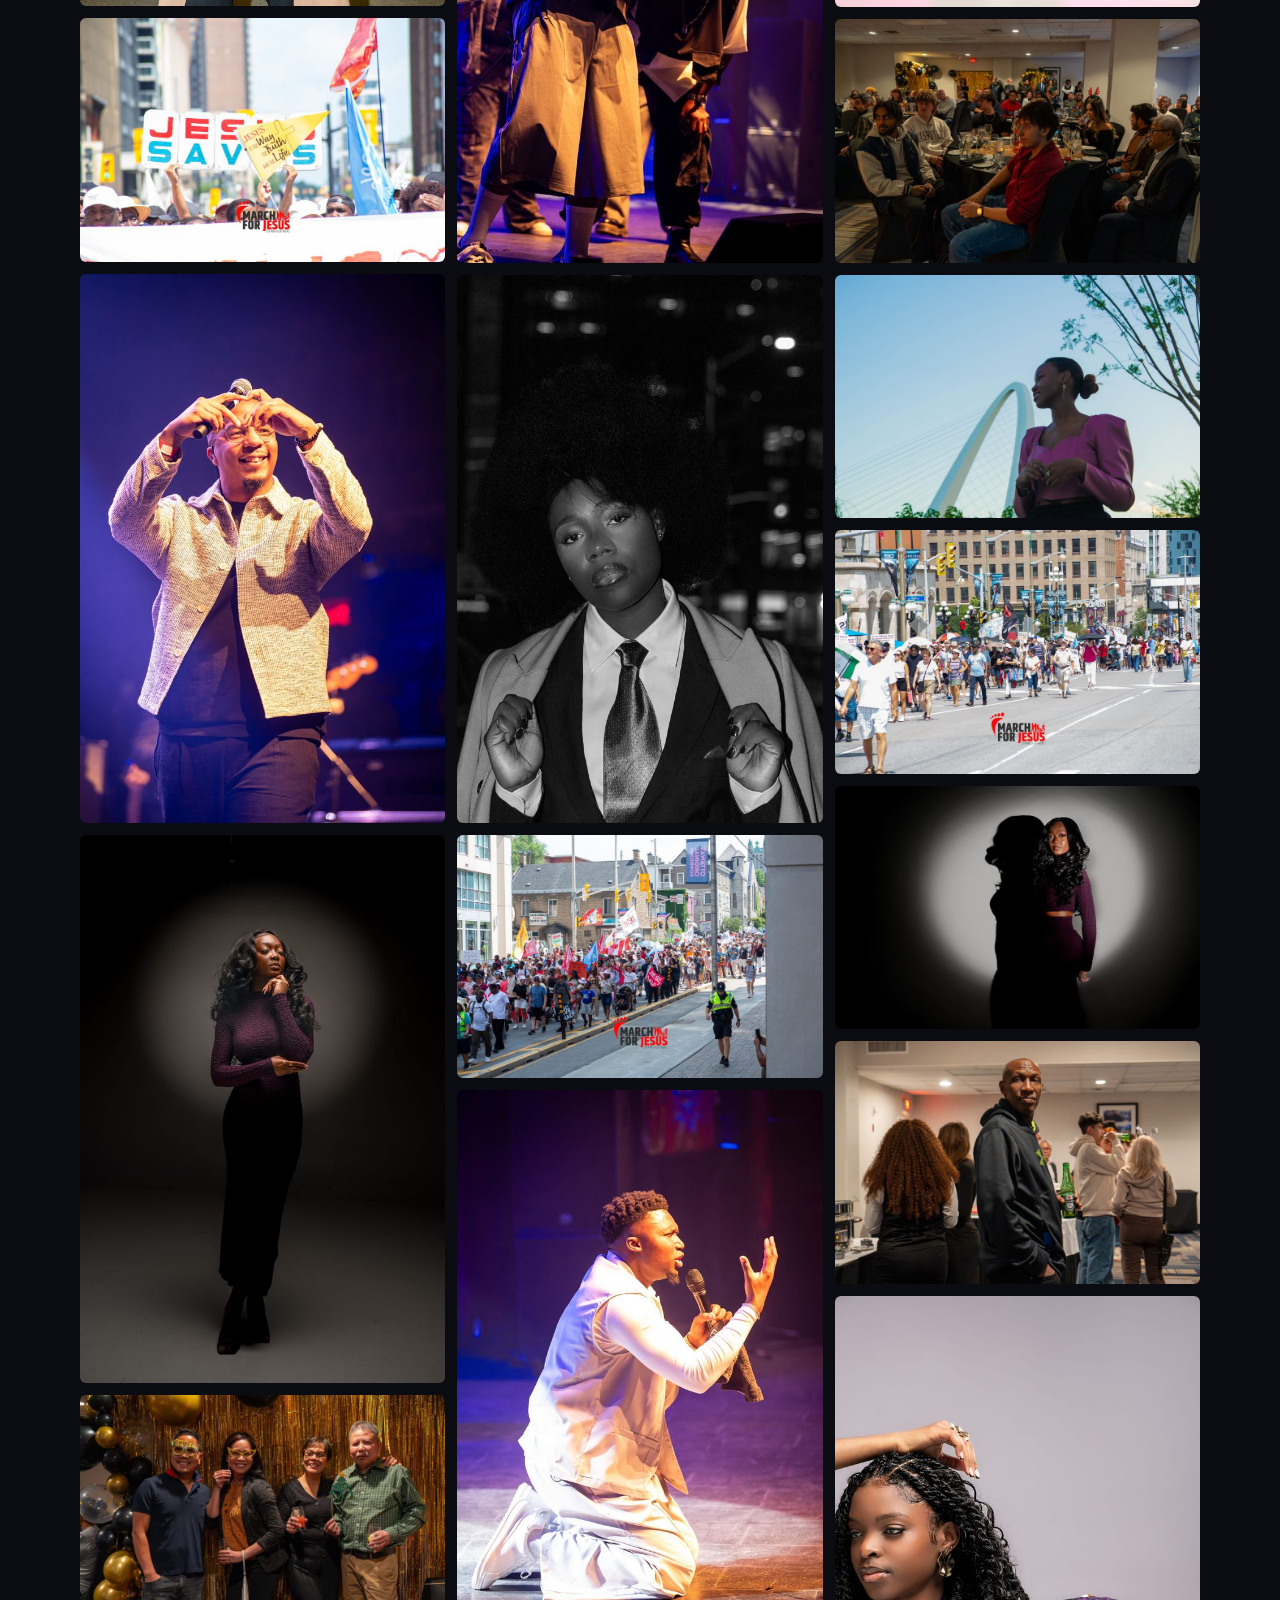
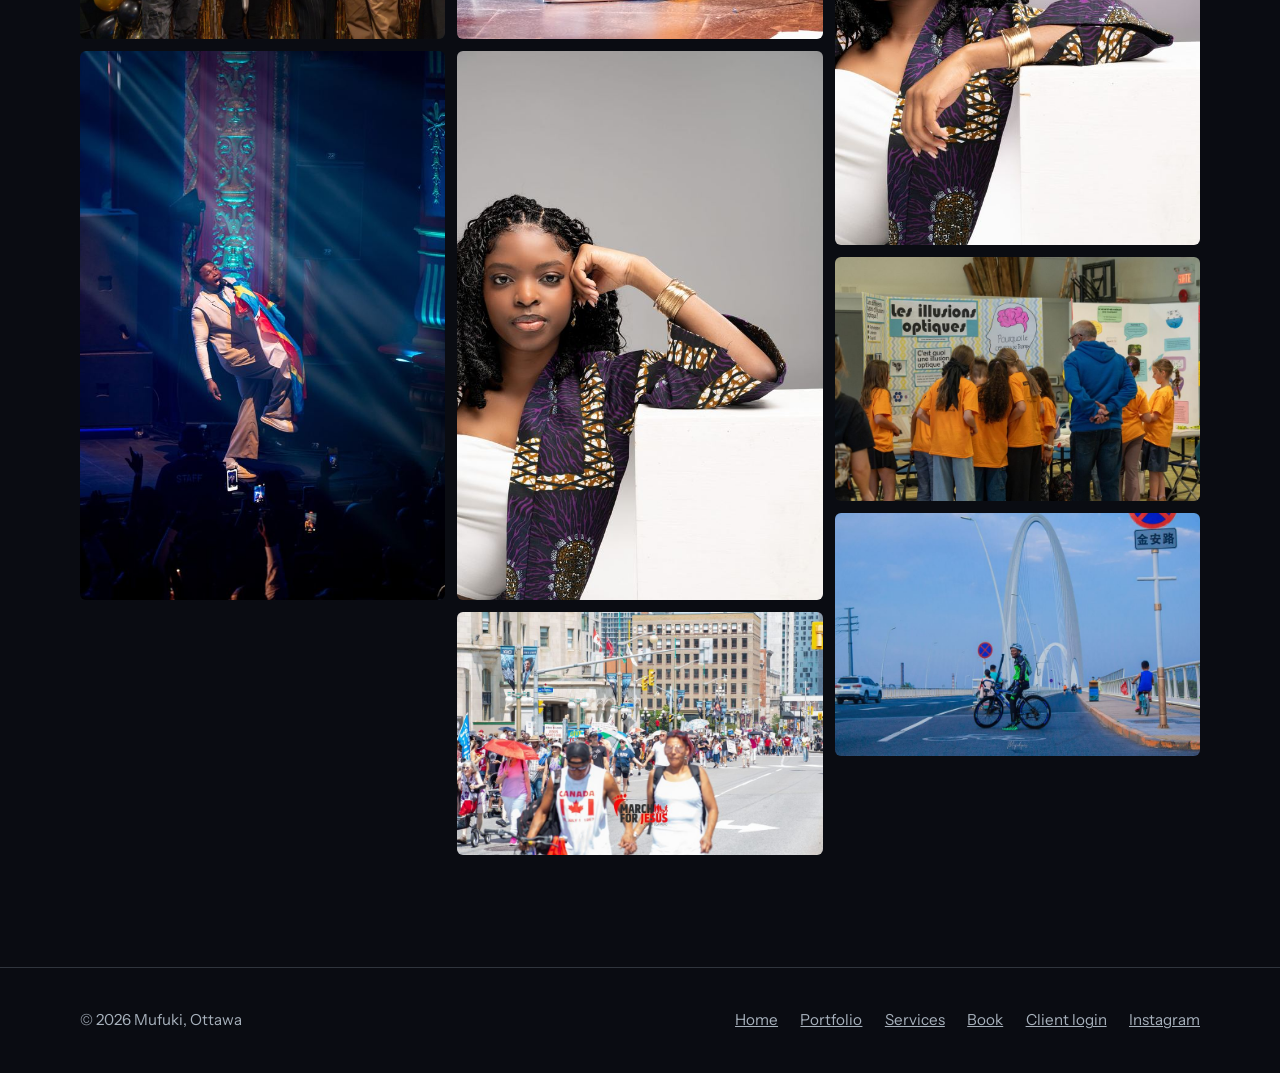
<file: portfolio.html>
<!doctype html>
<html lang="en">
<head>
  <meta charset="utf-8">
  <meta name="viewport" content="width=device-width, initial-scale=1">
  <title>Mufuki | Photo, Livestream, Podcast</title>
  <meta name="description" content="Photography, livestreaming and podcast recording in Ottawa. See my work and book a session.">
  <link rel="icon" type="image/png" href="images/favicon.png">
  <link rel="apple-touch-icon" href="images/apple-touch-icon.png">
  <link rel="preconnect" href="https://fonts.googleapis.com">
  <link rel="preconnect" href="https://fonts.gstatic.com" crossorigin>
  <link href="https://fonts.googleapis.com/css2?family=Big+Shoulders+Display:wght@700;800&family=Instrument+Sans:wght@400;500;600&display=swap" rel="stylesheet">
  <link rel="stylesheet" href="assets/site.css">
</head>
<body data-page="portfolio">
<!-- The menu at the top and the footer are added by assets/site.js (same on every page). -->
<main id="top">
  <section class="page-head">
    <div class="wrap">
      <h1 data-i18n="work.title">Portfolio</h1>
      <p class="lede" data-i18n="work.lede">A selection of concerts, events, portraits and livestreams.</p>
    </div>
  </section>
  <section id="work">
    <div class="wrap">
      <div class="filters" role="group" aria-label="Filter portfolio">
        <button type="button" data-filter="all" aria-pressed="true" data-i18n="f.all">All</button>
        <button type="button" data-filter="concerts" aria-pressed="false" data-i18n="f.concerts">Concerts</button>
        <button type="button" data-filter="events" aria-pressed="false" data-i18n="f.events">Events</button>
        <button type="button" data-filter="portraits" aria-pressed="false" data-i18n="f.portraits">Portraits</button>
        <button type="button" data-filter="livestreams" aria-pressed="false" data-i18n="f.livestreams">Livestreams</button>
      </div>
      <div class="grid" id="grid"></div>
    </div>
  </section>
  <dialog id="lightbox" aria-label="Photo viewer">
    <button type="button" aria-label="Close">&times;</button>
    <img alt="">
  </dialog>
</main>
<script src="assets/config.js"></script>
<script src="assets/site.js"></script>
</body>
</html>
</file>
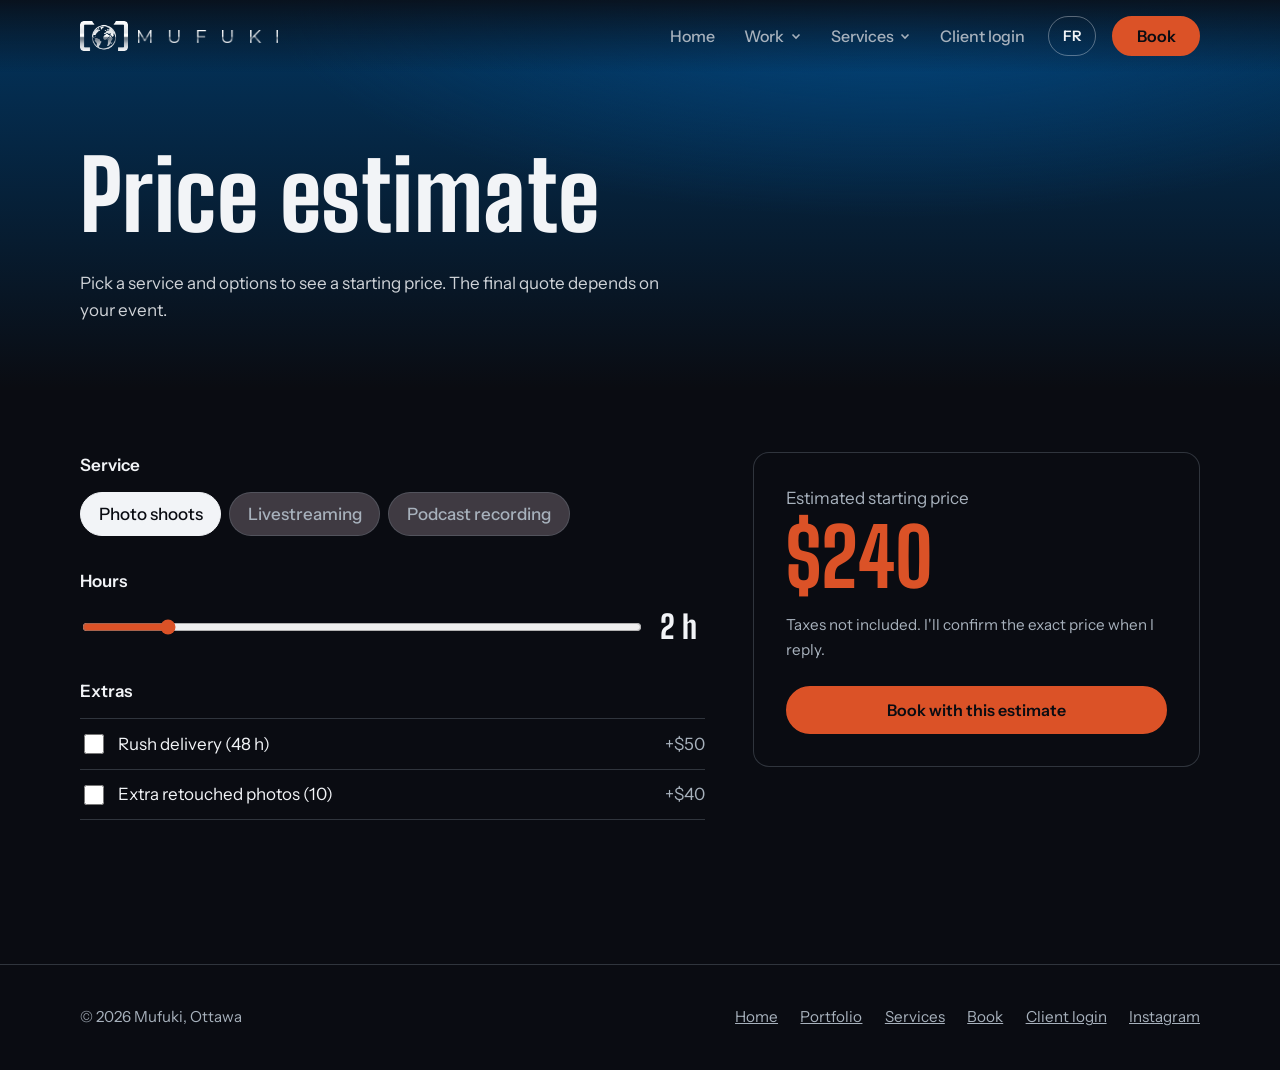
<file: prices.html>
<!doctype html>
<html lang="en">
<head>
  <meta charset="utf-8">
  <meta name="viewport" content="width=device-width, initial-scale=1">
  <title>Mufuki | Photo, Livestream, Podcast</title>
  <meta name="description" content="Photography, livestreaming and podcast recording in Ottawa. See my work and book a session.">
  <link rel="icon" type="image/png" href="images/favicon.png">
  <link rel="apple-touch-icon" href="images/apple-touch-icon.png">
  <link rel="preconnect" href="https://fonts.googleapis.com">
  <link rel="preconnect" href="https://fonts.gstatic.com" crossorigin>
  <link href="https://fonts.googleapis.com/css2?family=Big+Shoulders+Display:wght@700;800&family=Instrument+Sans:wght@400;500;600&display=swap" rel="stylesheet">
  <link rel="stylesheet" href="assets/site.css">
</head>
<body data-page="prices">
<!-- The menu at the top and the footer are added by assets/site.js (same on every page). -->
<main id="top">
  <section class="page-head">
    <div class="wrap">
      <h1 data-i18n="est.title">Price estimate</h1>
      <p class="lede" data-i18n="est.lede">Pick a service and options to see a starting price. The final quote depends on your event.</p>
    </div>
  </section>
  <section id="prices">
    <div class="wrap">
      <div class="est">
        <div>
          <fieldset>
            <legend data-i18n="est.service">Service</legend>
            <div class="chips" id="estServices"></div>
          </fieldset>
          <fieldset>
            <legend><label for="estHours" data-i18n="est.hours">Hours</label></legend>
            <div class="hours">
              <input class="slider" type="range" id="estHours" min="1" max="8" step="1" value="2">
              <output id="estHoursOut" for="estHours">2 h</output>
            </div>
          </fieldset>
          <fieldset>
            <legend data-i18n="est.extras">Extras</legend>
            <div class="extras" id="estExtras"></div>
          </fieldset>
        </div>
        <div class="total-card" aria-live="polite">
          <p class="label" data-i18n="est.total">Estimated starting price</p>
          <p class="amount" id="estTotal">$0</p>
          <p class="note" data-i18n="est.note">Taxes not included. I'll confirm the exact price when I reply.</p>
          <a class="btn btn-solid" href="book.html" id="estBook" data-i18n="est.cta">Book with this estimate</a>
        </div>
      </div>
    </div>
  </section>
</main>
<script src="assets/config.js"></script>
<script src="assets/site.js"></script>
</body>
</html>
</file>
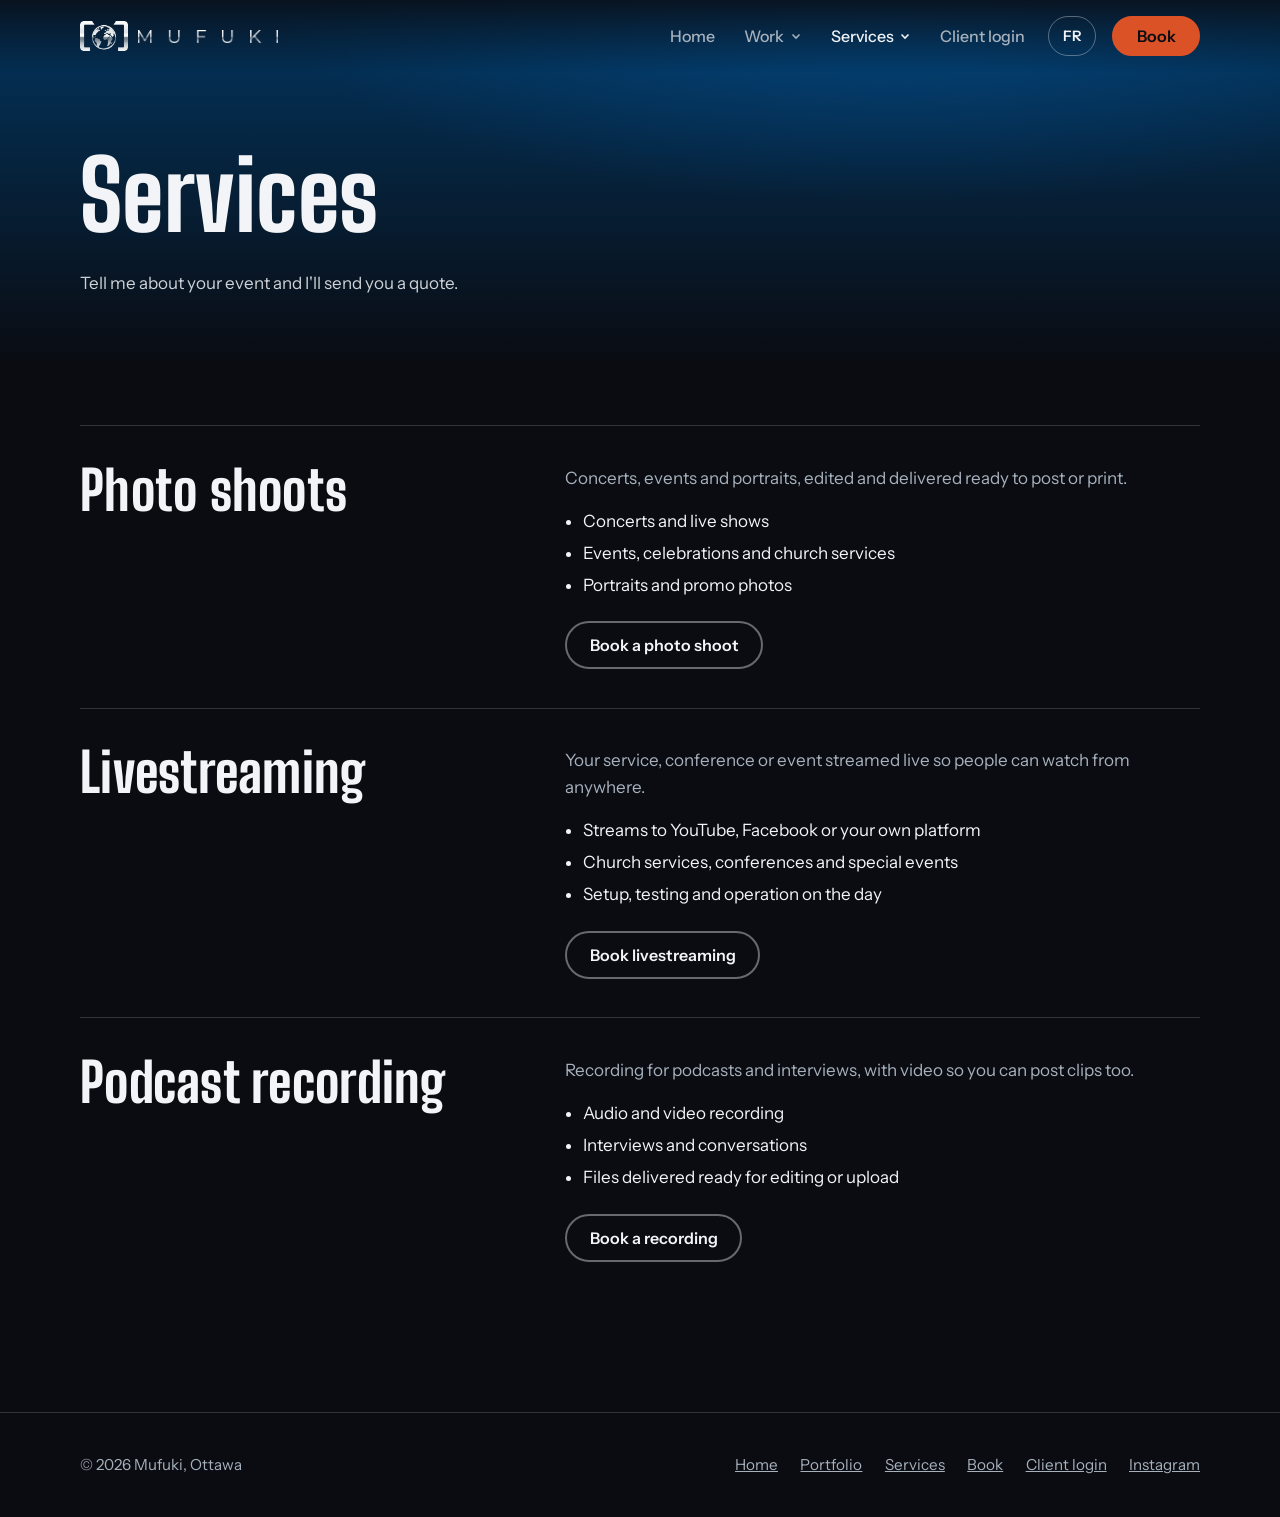
<file: services.html>
<!doctype html>
<html lang="en">
<head>
  <meta charset="utf-8">
  <meta name="viewport" content="width=device-width, initial-scale=1">
  <title>Mufuki | Photo, Livestream, Podcast</title>
  <meta name="description" content="Photography, livestreaming and podcast recording in Ottawa. See my work and book a session.">
  <link rel="icon" type="image/png" href="images/favicon.png">
  <link rel="apple-touch-icon" href="images/apple-touch-icon.png">
  <link rel="preconnect" href="https://fonts.googleapis.com">
  <link rel="preconnect" href="https://fonts.gstatic.com" crossorigin>
  <link href="https://fonts.googleapis.com/css2?family=Big+Shoulders+Display:wght@700;800&family=Instrument+Sans:wght@400;500;600&display=swap" rel="stylesheet">
  <link rel="stylesheet" href="assets/site.css">
</head>
<body data-page="services">
<!-- The menu at the top and the footer are added by assets/site.js (same on every page). -->
<main id="top">
  <section class="page-head">
    <div class="wrap">
      <h1 data-i18n="services.title">Services</h1>
      <p class="lede" data-i18n="services.lede">Tell me about your event and I'll send you a quote.</p>
    </div>
  </section>
  <section id="services">
    <div class="wrap">
      <article class="service" id="photo">
        <h3 data-i18n="svc1.title">Photo shoots</h3>
        <div>
          <p data-i18n="svc1.desc">Concerts, events and portraits, edited and delivered ready to post or print.</p>
          <ul>
            <li data-i18n="svc1.li1">Concerts and live shows</li>
            <li data-i18n="svc1.li2">Events, celebrations and church services</li>
            <li data-i18n="svc1.li3">Portraits and promo photos</li>
          </ul>
          <div class="row">
            <span class="price" data-price="photo"></span>
            <a class="btn btn-line" href="book.html" data-service="Photo shoot" data-i18n="svc1.btn">Book a photo shoot</a>
          </div>
        </div>
      </article>

      <article class="service" id="livestream">
        <h3 data-i18n="svc2.title">Livestreaming</h3>
        <div>
          <p data-i18n="svc2.desc">Your service, conference or event streamed live so people can watch from anywhere.</p>
          <ul>
            <li data-i18n="svc2.li1">Streams to YouTube, Facebook or your own platform</li>
            <li data-i18n="svc2.li2">Church services, conferences and special events</li>
            <li data-i18n="svc2.li3">Setup, testing and operation on the day</li>
          </ul>
          <div class="row">
            <span class="price" data-price="livestream"></span>
            <a class="btn btn-line" href="book.html" data-service="Livestreaming" data-i18n="svc2.btn">Book livestreaming</a>
          </div>
        </div>
      </article>

      <article class="service" id="podcast">
        <h3 data-i18n="svc3.title">Podcast recording</h3>
        <div>
          <p data-i18n="svc3.desc">Recording for podcasts and interviews, with video so you can post clips too.</p>
          <ul>
            <li data-i18n="svc3.li1">Audio and video recording</li>
            <li data-i18n="svc3.li2">Interviews and conversations</li>
            <li data-i18n="svc3.li3">Files delivered ready for editing or upload</li>
          </ul>
          <div class="row">
            <span class="price" data-price="podcast"></span>
            <a class="btn btn-line" href="book.html" data-service="Podcast recording" data-i18n="svc3.btn">Book a recording</a>
          </div>
        </div>
      </article>
      <p data-show-prices hidden><a class="btn btn-solid" href="prices.html" data-i18n="services.seePrices">See prices</a></p>
    </div>
  </section>
</main>
<script src="assets/config.js"></script>
<script src="assets/site.js"></script>
</body>
</html>
</file>
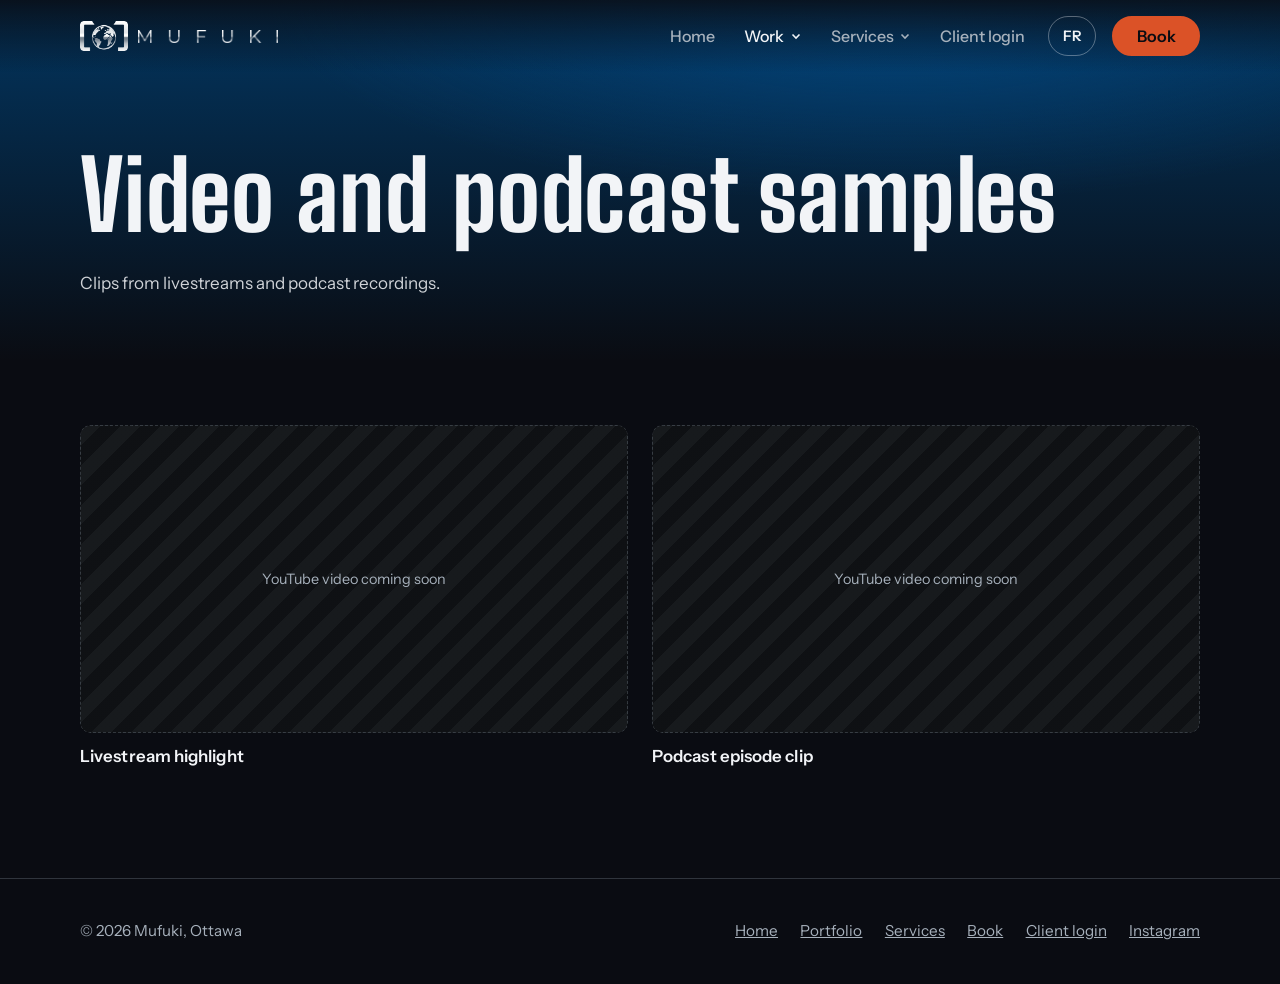
<file: videos.html>
<!doctype html>
<html lang="en">
<head>
  <meta charset="utf-8">
  <meta name="viewport" content="width=device-width, initial-scale=1">
  <title>Mufuki | Photo, Livestream, Podcast</title>
  <meta name="description" content="Photography, livestreaming and podcast recording in Ottawa. See my work and book a session.">
  <link rel="icon" type="image/png" href="images/favicon.png">
  <link rel="apple-touch-icon" href="images/apple-touch-icon.png">
  <link rel="preconnect" href="https://fonts.googleapis.com">
  <link rel="preconnect" href="https://fonts.gstatic.com" crossorigin>
  <link href="https://fonts.googleapis.com/css2?family=Big+Shoulders+Display:wght@700;800&family=Instrument+Sans:wght@400;500;600&display=swap" rel="stylesheet">
  <link rel="stylesheet" href="assets/site.css">
</head>
<body data-page="videos">
<!-- The menu at the top and the footer are added by assets/site.js (same on every page). -->
<main id="top">
  <section class="page-head">
    <div class="wrap">
      <h1 data-i18n="reels.title">Video and podcast samples</h1>
      <p class="lede" data-i18n="reels.lede">Clips from livestreams and podcast recordings.</p>
    </div>
  </section>
  <section id="reels">
    <div class="wrap">
      <div class="reels" id="reelList"></div>
    </div>
  </section>
</main>
<script src="assets/config.js"></script>
<script src="assets/site.js"></script>
</body>
</html>
</file>
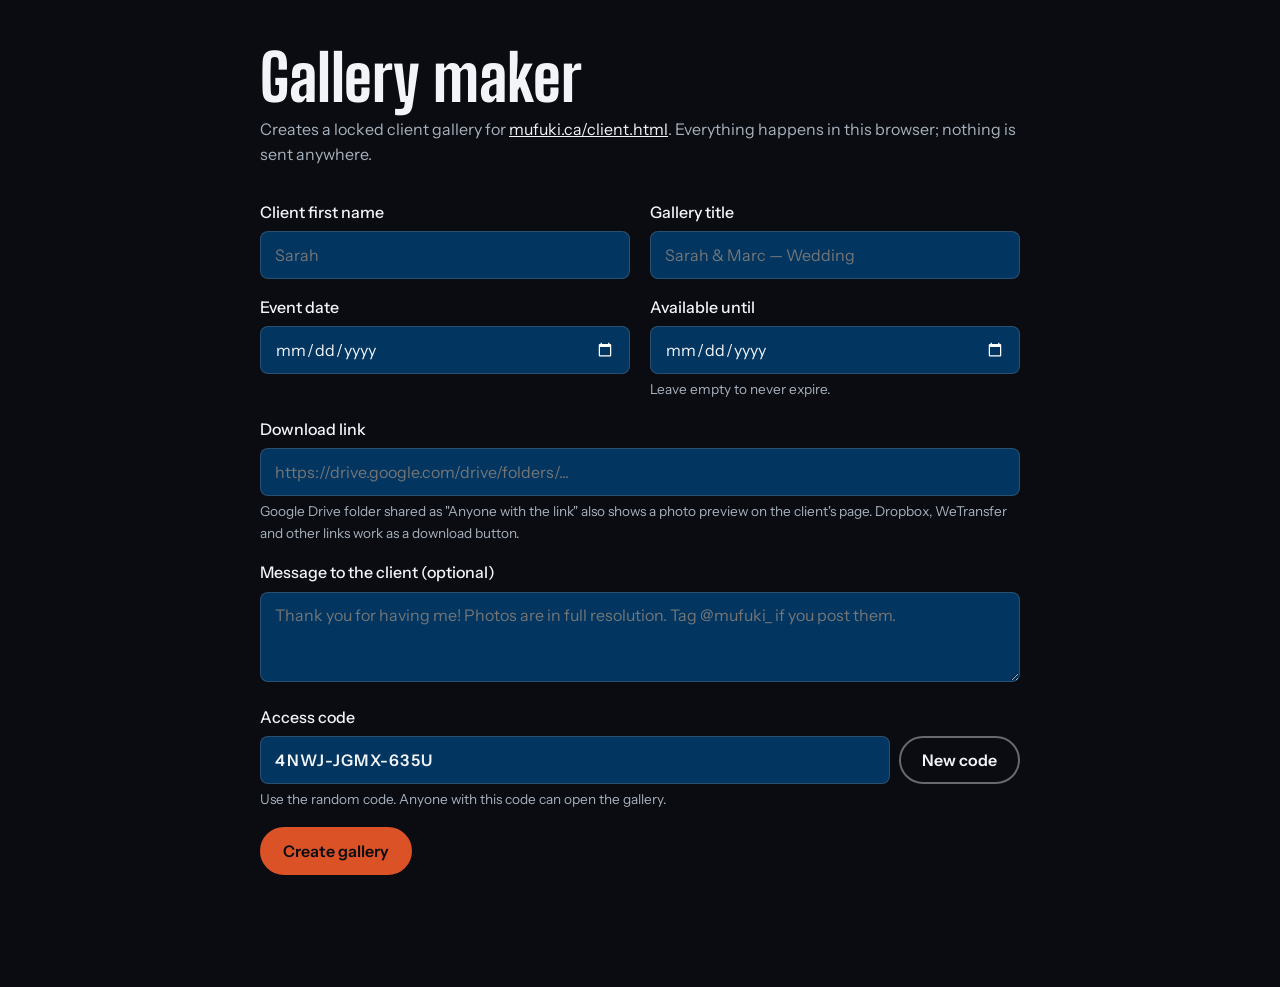
<file: tools/gallery-maker.html>
<!doctype html>
<html lang="en">
<head>
  <meta charset="utf-8">
  <meta name="viewport" content="width=device-width, initial-scale=1">
  <title>Gallery maker | Mufuki</title>
  <meta name="robots" content="noindex, nofollow">
  <link rel="icon" type="image/png" href="../images/favicon.png">
  <link rel="preconnect" href="https://fonts.googleapis.com">
  <link rel="preconnect" href="https://fonts.gstatic.com" crossorigin>
  <link href="https://fonts.googleapis.com/css2?family=Big+Shoulders+Display:wght@800&family=Instrument+Sans:wght@400;500;600&display=swap" rel="stylesheet">
  <style>
    :root { --ink:#0A0C12; --stage:#023661; --line:rgba(118,130,142,.35); --text:#F2F4F7; --muted:#A7B1BC; --amber:#DB5227; --amber-ink:#0A0C12; }
    *, *::before, *::after { box-sizing: border-box; }
    [hidden] { display: none !important; }
    body { margin: 0; background: var(--ink); color: var(--text); font: 400 1rem/1.6 "Instrument Sans", system-ui, sans-serif; }
    .wrap { width: min(760px, 100% - 32px); margin: 0 auto; padding: 3rem 0 5rem; }
    h1 { font: 800 clamp(2.6rem, 7vw, 4rem)/.95 "Big Shoulders Display", Impact, sans-serif; margin: 0 0 .5rem; }
    h2 { font-size: 1.15rem; margin: 2.5rem 0 .8rem; }
    p { color: var(--muted); margin: 0 0 1rem; }
    a { color: var(--text); }
    :focus-visible { outline: 3px solid var(--amber); outline-offset: 3px; border-radius: 4px; }
    form { display: grid; grid-template-columns: 1fr 1fr; gap: 1rem 1.2rem; margin-top: 2rem; }
    .full { grid-column: 1 / -1; }
    @media (max-width: 600px) { form { grid-template-columns: 1fr; } }
    label { display: block; font-weight: 500; margin-bottom: .35rem; }
    .hint { font-size: .85rem; color: var(--muted); margin: .3rem 0 0; }
    input, textarea {
      width: 100%; font: 400 1rem "Instrument Sans", system-ui, sans-serif; color: var(--text); background: var(--stage);
      border: 1px solid var(--line); border-radius: 8px; padding: .75rem .9rem; min-height: 48px;
    }
    input[type="date"] { color-scheme: dark; }
    input:focus, textarea:focus { outline: none; border-color: var(--amber); }
    textarea { min-height: 90px; resize: vertical; }
    .code-row { display: flex; gap: .6rem; }
    .code-row input { font-weight: 600; letter-spacing: .08em; text-transform: uppercase; }
    .btn {
      display: inline-flex; align-items: center; justify-content: center; min-height: 48px; padding: 0 1.3rem;
      border-radius: 999px; font: 600 1rem "Instrument Sans", system-ui, sans-serif; cursor: pointer;
      border: 2px solid var(--amber); background: var(--amber); color: var(--amber-ink); white-space: nowrap;
    }
    .btn.line { background: transparent; color: var(--text); border-color: rgba(242,244,247,.4); }
    pre {
      margin: 0; padding: 1rem; background: #050608; border: 1px solid var(--line); border-radius: 8px;
      white-space: pre-wrap; word-break: break-all; font: .85rem/1.5 ui-monospace, Menlo, Consolas, monospace; color: var(--text);
    }
    .out-row { display: flex; justify-content: space-between; align-items: center; gap: 1rem; margin-bottom: .6rem; }
    .out-row h2 { margin: 0; }
    .ok { color: #8fe3a8; font-weight: 600; }
    .err { color: #ff9b8a; }
    ol { color: var(--muted); padding-left: 1.2rem; }
    ol li { margin-bottom: .4rem; }
    ol strong { color: var(--text); }
  </style>
</head>
<body>
<div class="wrap">
  <h1>Gallery maker</h1>
  <p>Creates a locked client gallery for <a href="../client.html">mufuki.ca/client.html</a>. Everything happens in this browser; nothing is sent anywhere.</p>

  <form id="f">
    <div>
      <label for="client">Client first name</label>
      <input id="client" required placeholder="Sarah">
    </div>
    <div>
      <label for="title">Gallery title</label>
      <input id="title" required placeholder="Sarah & Marc — Wedding">
    </div>
    <div>
      <label for="date">Event date</label>
      <input id="date" type="date" required>
    </div>
    <div>
      <label for="expires">Available until</label>
      <input id="expires" type="date">
      <p class="hint">Leave empty to never expire.</p>
    </div>
    <div class="full">
      <label for="link">Download link</label>
      <input id="link" type="url" required placeholder="https://drive.google.com/drive/folders/...">
      <p class="hint">Google Drive folder shared as "Anyone with the link" also shows a photo preview on the client's page. Dropbox, WeTransfer and other links work as a download button.</p>
    </div>
    <div class="full">
      <label for="note">Message to the client (optional)</label>
      <textarea id="note" placeholder="Thank you for having me! Photos are in full resolution. Tag @mufuki_ if you post them."></textarea>
    </div>
    <div class="full">
      <label for="code">Access code</label>
      <div class="code-row">
        <input id="code" required autocomplete="off" spellcheck="false">
        <button class="btn line" type="button" id="newCode">New code</button>
      </div>
      <p class="hint">Use the random code. Anyone with this code can open the gallery.</p>
    </div>
    <div class="full"><button class="btn" type="submit">Create gallery</button></div>
    <p class="err full" id="err" role="alert"></p>
  </form>

  <div id="result" hidden>
    <h2>Next steps</h2>
    <ol>
      <li>On GitHub, open <strong>client.html</strong> and click the pencil icon to edit it.</li>
      <li>Find <strong>const GALLERIES = [</strong> and paste the line below on a new line inside the brackets.</li>
      <li>Click <strong>Commit changes</strong>. The gallery works within a minute or two.</li>
      <li>Send the client the message below.</li>
    </ol>

    <div class="out-row"><h2>1. Line to paste in client.html</h2><button class="btn line" type="button" data-copy="entry">Copy</button></div>
    <pre id="entry"></pre>

    <div class="out-row"><h2>2. Message for the client</h2><button class="btn line" type="button" data-copy="message">Copy</button></div>
    <pre id="message"></pre>
    <p class="ok" id="verified"></p>
  </div>
</div>

<script>
const enc = new TextEncoder(), dec = new TextDecoder();
const b64 = u => btoa(String.fromCharCode(...new Uint8Array(u)));
const unb64 = s => Uint8Array.from(atob(s), c => c.charCodeAt(0));
const norm = c => (c || "").toUpperCase().replace(/[^A-Z0-9]/g, "");
const ALPHA = "ABCDEFGHJKMNPQRSTUVWXYZ23456789";
function newCode() {
  const out = [];
  while (out.length < 12) {
    const r = crypto.getRandomValues(new Uint8Array(16));
    for (const x of r) if (x < ALPHA.length * 8 && out.length < 12) out.push(ALPHA[x % ALPHA.length]);
  }
  return out.join("").match(/.{4}/g).join("-");
}
async function keyFrom(code, salt, usage) {
  const base = await crypto.subtle.importKey("raw", enc.encode(norm(code)), "PBKDF2", false, ["deriveKey"]);
  return crypto.subtle.deriveKey({ name: "PBKDF2", salt, iterations: 150000, hash: "SHA-256" }, base, { name: "AES-GCM", length: 256 }, false, [usage]);
}

const $ = id => document.getElementById(id);
$("code").value = newCode();
$("newCode").addEventListener("click", () => { $("code").value = newCode(); });

$("f").addEventListener("submit", async e => {
  e.preventDefault();
  $("err").textContent = "";
  if (!window.crypto || !crypto.subtle) { $("err").textContent = "Open this page from https://mufuki.ca/tools/gallery-maker.html (it needs a secure connection)."; return; }
  const code = $("code").value.trim().toUpperCase();
  if (norm(code).length < 8) { $("err").textContent = "The access code needs at least 8 letters or numbers."; return; }
  const data = {
    client: $("client").value.trim(), title: $("title").value.trim(), date: $("date").value,
    expires: $("expires").value, link: $("link").value.trim(), note: $("note").value.trim(),
  };
  const salt = crypto.getRandomValues(new Uint8Array(16));
  const iv = crypto.getRandomValues(new Uint8Array(12));
  const key = await keyFrom(code, salt, "encrypt");
  const ct = await crypto.subtle.encrypt({ name: "AES-GCM", iv }, key, enc.encode(JSON.stringify(data)));
  const entry = { s: b64(salt), i: b64(iv), d: b64(ct) };

  // Check it opens with the same code before showing it.
  const k2 = await keyFrom(code, unb64(entry.s), "decrypt");
  const back = JSON.parse(dec.decode(await crypto.subtle.decrypt({ name: "AES-GCM", iv: unb64(entry.i) }, k2, unb64(entry.d))));

  const label = data.title.replace(/\*\//g, "");
  $("entry").textContent = `  /* ${label} */\n  ${JSON.stringify(entry)},`;
  const url = `https://mufuki.ca/client.html#code=${code}`;
  $("message").textContent =
`Hi ${data.client},

Your photos are ready! Open your private gallery here:
${url}

Or go to mufuki.ca/client.html and enter this access code: ${code}
${data.expires ? `\nThe files are available until ${data.expires}, so please download them before then.\n` : ""}
Thank you,
Mufuki

— — —

Bonjour ${data.client},

Vos photos sont prêtes! Ouvrez votre galerie privée ici :
${url}

Ou allez sur mufuki.ca/client.html et entrez ce code d'accès : ${code}
${data.expires ? `\nLes fichiers sont disponibles jusqu'au ${data.expires}. Pensez à les télécharger d'ici là.\n` : ""}
Merci,
Mufuki`;
  $("verified").textContent = back.link === data.link ? "Checked: this code opens the gallery." : "";
  $("result").hidden = false;
  $("result").scrollIntoView({ behavior: "smooth" });
});

document.querySelectorAll("[data-copy]").forEach(b => b.addEventListener("click", async () => {
  try { await navigator.clipboard.writeText($(b.dataset.copy).textContent); b.textContent = "Copied"; setTimeout(() => (b.textContent = "Copy"), 1500); }
  catch { const r = document.createRange(); r.selectNodeContents($(b.dataset.copy)); getSelection().removeAllRanges(); getSelection().addRange(r); }
}));
</script>
</body>
</html>
</file>
<file: assets/site.css>
/* =========================================================
       COLORS & FONTS — change these to restyle the whole site
       ========================================================= */
    :root {
      --ink: #0A0C12;      /* page background (near black) */
      --stage: #023661;    /* raised sections (deep blue) */
      --plum: #3F3A42;     /* dark grey-plum for cards */
      --line: rgba(118,130,142,.35); /* borders (slate) */
      --text: #F2F4F7;     /* main text */
      --muted: #A7B1BC;    /* secondary text (light slate) */
      --amber: #DB5227;    /* accent (orange) */
      --amber-ink: #0A0C12;/* text on orange buttons */
      --display: "Big Shoulders Display", Impact, sans-serif;
      --body: "Instrument Sans", system-ui, sans-serif;
      --wrap: 1120px;
    }

    *, *::before, *::after { box-sizing: border-box; }
    [hidden] { display: none !important; }
    html { scroll-behavior: smooth; }
    body {
      margin: 0;
      background: var(--ink);
      color: var(--text);
      font: 400 1.0625rem/1.6 var(--body);
      -webkit-font-smoothing: antialiased;
    }
    img, video, iframe { max-width: 100%; display: block; }
    a { color: inherit; }
    :focus-visible { outline: 3px solid var(--amber); outline-offset: 3px; border-radius: 4px; }

    .wrap { width: min(var(--wrap), 100% - 32px); margin-inline: auto; }

    h1, h2, h3 { font-family: var(--display); font-weight: 800; line-height: .95; margin: 0; letter-spacing: .005em; }
    h2 { font-size: clamp(2.6rem, 6vw, 4.5rem); margin-bottom: .4em; }
    .lede { color: var(--muted); max-width: 56ch; margin: 0 0 2.5rem; }

    section { padding: clamp(4rem, 9vw, 7rem) 0; scroll-margin-top: 60px; }
    .raised { background: var(--stage); }

    /* ---------- Buttons ---------- */
    .btn {
      display: inline-flex; align-items: center; justify-content: center;
      min-height: 48px; padding: 0 1.4rem; border-radius: 999px;
      font: 600 1rem var(--body); text-decoration: none; cursor: pointer;
      border: 2px solid var(--amber); transition: background .2s, color .2s, border-color .2s;
    }
    .btn-solid { background: var(--amber); color: var(--amber-ink); }
    .btn-solid:hover { background: #E8643A; }
    .btn-line { background: transparent; color: var(--text); border-color: rgba(242,244,247,.4); }
    .btn-line:hover { border-color: var(--text); }

    /* ---------- Header + drop-down menu ---------- */
    header.top {
      position: fixed; inset: 0 0 auto; z-index: 30;
      background: linear-gradient(to bottom, rgba(10,12,18,.85), rgba(10,12,18,0));
      transition: background .25s;
    }
    header.top.scrolled { background: rgba(10,12,18,.94); backdrop-filter: blur(10px); -webkit-backdrop-filter: blur(10px); }
    header.top.menu-open { background: rgb(10,12,18); backdrop-filter: none; -webkit-backdrop-filter: none; }
    header.top .wrap { display: flex; align-items: center; height: 72px; gap: 1rem; }
    .logo { display: flex; align-items: center; gap: 10px; text-decoration: none; flex-shrink: 0; margin-right: auto; }
    .logo .mark { height: 30px; width: auto; }
    .logo .word { height: 13px; width: auto; }
    nav.links { display: flex; gap: .3rem; align-items: center; }
    nav.links > a, .dd-btn {
      display: inline-flex; align-items: center; gap: .35rem; min-height: 40px; padding: 0 .75rem; border-radius: 999px;
      text-decoration: none; color: var(--muted); font: 500 1rem var(--body); background: none; border: 0; cursor: pointer;
    }
    nav.links > a:hover, .dd-btn:hover, .dd.open .dd-btn { color: var(--text); }
    nav.links > a[aria-current="page"], .dd.current .dd-btn { color: var(--text); }
    .dd-btn svg { width: 12px; height: 12px; transition: transform .2s; }
    .dd.open .dd-btn svg { transform: rotate(180deg); }
    .dd { position: relative; }
    .dd-menu {
      position: absolute; top: calc(100% + 6px); left: 0; min-width: 230px; padding: 6px;
      background: var(--ink); border: 1px solid var(--line); border-radius: 12px; box-shadow: 0 18px 40px rgba(0,0,0,.45);
      display: none;
    }
    .dd.open .dd-menu { display: block; }
    @media (hover: hover) and (min-width: 901px) {
      .dd:hover .dd-menu { display: block; }
      .dd:hover .dd-btn svg { transform: rotate(180deg); }
      .dd::after { content: ""; position: absolute; left: 0; right: 0; top: 100%; height: 8px; } /* hover bridge */
    }
    .dd-menu a { display: block; padding: .65rem .85rem; border-radius: 8px; text-decoration: none; color: var(--text); }
    .dd-menu a:hover, .dd-menu a:focus-visible { background: var(--plum); }
    .dd-menu a[aria-current="page"] { color: var(--amber); }
    .lang-btn {
      font: 600 .9rem var(--body); color: var(--text); background: transparent; cursor: pointer; margin-left: .4rem;
      border: 1px solid rgba(242,244,247,.35); border-radius: 999px; min-height: 40px; min-width: 48px; padding: 0 .8rem;
    }
    .lang-btn:hover { border-color: var(--text); }
    .book-btn { min-height: 40px; }
    .menu-btn { display: none; width: 44px; height: 44px; border: 1px solid rgba(242,244,247,.35); border-radius: 50%; background: none; cursor: pointer; position: relative; }
    .menu-btn .bars, .menu-btn .bars::before, .menu-btn .bars::after {
      position: absolute; left: 50%; width: 18px; height: 2px; margin-left: -9px; background: var(--text); content: ""; transition: transform .2s, opacity .2s;
    }
    .menu-btn .bars { top: 50%; margin-top: -1px; }
    .menu-btn .bars::before { top: -6px; } .menu-btn .bars::after { top: 6px; }
    .menu-open .menu-btn .bars { background: transparent; }
    .menu-open .menu-btn .bars::before { transform: translateY(6px) rotate(45deg); }
    .menu-open .menu-btn .bars::after { transform: translateY(-6px) rotate(-45deg); }
    .sr { position: absolute; width: 1px; height: 1px; overflow: hidden; clip: rect(0 0 0 0); white-space: nowrap; }
    body.no-scroll { overflow: hidden; }
    @media (max-width: 900px) {
      .menu-btn { display: inline-block; }
      nav.links {
        display: none; position: fixed; top: 72px; left: 0; right: 0; bottom: 0; overflow-y: auto;
        flex-direction: column; align-items: stretch; gap: 0; padding: 1rem 16px 2rem; background: rgb(10,12,18);
      }
      .menu-open nav.links { display: flex; }
      nav.links > a, .dd-btn { width: 100%; justify-content: space-between; min-height: 52px; font-size: 1.15rem; color: var(--text); border-radius: 8px; border-bottom: 1px solid var(--line); }
      .dd-menu { position: static; display: none; box-shadow: none; border: 0; background: none; padding: .2rem 0 .6rem .8rem; }
      .dd.open .dd-menu { display: block; }
      .dd-menu a { color: var(--muted); }
      .lang-btn { align-self: flex-start; margin: 1.2rem 0 0; }
      .logo .word { height: 11px; }
    }

    /* ---------- Inner page header ---------- */
    .page-head {
      padding: 150px 0 clamp(2.5rem, 6vw, 4rem);
      background: radial-gradient(ellipse 70% 80% at 70% 0%, rgba(3,78,140,.7), transparent 70%), linear-gradient(to bottom, #023661, var(--ink));
    }
    .page-head h1 { font-size: clamp(3rem, 9vw, 6rem); margin: 0 0 .3em; }
    .page-head .lede { margin: 0; color: var(--text); opacity: .85; }
    .page-head + section { padding-top: clamp(2.5rem, 6vw, 4rem); }

    /* ---------- Home ---------- */
    .cards { display: grid; grid-template-columns: repeat(auto-fit, minmax(250px, 1fr)); gap: 1.2rem; }
    .card {
      display: flex; flex-direction: column; gap: .6rem; padding: 1.8rem 1.6rem; border-radius: 14px; text-decoration: none;
      background: var(--stage); border-top: 3px solid var(--amber); transition: transform .2s;
    }
    .card:hover { transform: translateY(-3px); }
    .card h3 { font-size: 2.2rem; }
    .card p { color: var(--muted); margin: 0 0 .6rem; }
    .card .more { margin-top: auto; font-weight: 600; color: var(--amber); }
    .recent { display: grid; grid-template-columns: repeat(3, 1fr); gap: 10px; margin-bottom: 2rem; }
    .recent-tile { display: block; aspect-ratio: 4 / 5; border-radius: 8px; overflow: hidden; }
    .recent-tile img { width: 100%; height: 100%; object-fit: cover; transition: transform .4s; }
    .recent-tile:hover img { transform: scale(1.04); }
    @media (max-width: 600px) { .recent { grid-template-columns: repeat(2, 1fr); } }
    .cta-band { text-align: left; }
    .cta-band .wrap { display: flex; flex-wrap: wrap; align-items: center; justify-content: space-between; gap: 1.5rem 3rem; }
    .cta-band h2 { margin: 0 0 .3em; }
    .cta-band p { margin: 0; color: var(--muted); max-width: 52ch; }
    @media (prefers-reduced-motion: reduce) { .card, .recent-tile img { transition: none; } }

    /* ---------- Hero: tracking stage light ---------- */
    .hero {
      position: relative; overflow: hidden; min-height: min(94vh, 880px);
      display: flex; align-items: flex-end; padding: 104px 0 clamp(3rem, 8vw, 6rem);
      background: radial-gradient(ellipse 70% 55% at 55% 25%, rgba(3,78,140,.75), transparent 70%), linear-gradient(to bottom, #023661 0%, #011f3a 60%, var(--ink) 100%);
      touch-action: pan-y;
    }
    .hero-video { position: absolute; inset: 0; width: 100%; height: 100%; object-fit: cover; }
    .hero-shade { position: absolute; inset: 0; background: linear-gradient(to top, var(--ink) 4%, rgba(10,12,18,.55) 45%, rgba(10,12,18,.35)); }
    .hero-shade[hidden] { display: none; }
    .beam {
      position: absolute; top: -12%; height: 125%; width: 42vw; min-width: 260px;
      transform-origin: 50% 0; clip-path: polygon(46% 0, 54% 0, 100% 100%, 0 100%);
      filter: blur(10px); mix-blend-mode: screen; pointer-events: none;
      transform: rotate(var(--r)); opacity: var(--o);
    }
    .beam.a { left: -6%;  --r: 20deg;  --o: .32; background: linear-gradient(rgba(118,130,142,.9), transparent 75%); }
    .beam.c { right: -8%; --r: -24deg; --o: .3;  background: linear-gradient(rgba(118,130,142,.85), transparent 75%); }
    .track-beam { position: absolute; inset: 0; pointer-events: none; mix-blend-mode: screen; filter: blur(18px); opacity: .42; }
    .track-beam-inner {
      position: absolute; inset: 0;
      background: linear-gradient(to bottom, rgba(255,205,180,.5), rgba(219,82,39,.4) 75%, rgba(219,82,39,.18));
    }
    @media (max-width: 700px) { .track-beam { opacity: .3; } }
    .spot-pool {
      position: absolute; left: 0; top: 0; width: 44vmax; height: 15vmax; pointer-events: none;
      border-radius: 50%; mix-blend-mode: screen; will-change: transform;
      background: radial-gradient(closest-side, rgba(255,196,165,.6), rgba(219,82,39,.3) 60%, transparent);
    }
    .hero .wrap { position: relative; z-index: 2; }
    .hero h1 { margin: 0; }
    .hero h1 img { width: clamp(220px, min(40vw, 52vh), 470px); height: auto; filter: drop-shadow(0 10px 30px rgba(0,0,0,.45)); }
    .hero p { font-size: clamp(1.1rem, 2vw, 1.35rem); opacity: .88; max-width: 36ch; margin: 1.5rem 0 2rem; }
    .actions { display: flex; flex-wrap: wrap; gap: .8rem; }

    /* ---------- Services ---------- */
    .service {
      display: grid; grid-template-columns: minmax(0, 5fr) minmax(0, 7fr); gap: 2rem;
      padding: 2.4rem 0; border-top: 1px solid var(--line);
    }
    .service:last-child { border-bottom: 1px solid var(--line); }
    .service { scroll-margin-top: 90px; }
    .service h3 { font-size: clamp(2.2rem, 4.5vw, 3.4rem); }
    .service p { margin: 0 0 1rem; color: var(--muted); max-width: 60ch; }
    .service ul { margin: 0 0 1.4rem; padding-left: 1.1rem; }
    .service li { margin-bottom: .3rem; }
    .service .row { display: flex; flex-wrap: wrap; align-items: center; gap: 1.2rem; }
    .price { font-weight: 600; color: var(--amber); }
    @media (max-width: 760px) { .service { grid-template-columns: 1fr; gap: 1rem; } }

    /* ---------- Price estimator ---------- */
    .est { display: grid; grid-template-columns: minmax(0, 7fr) minmax(0, 5fr); gap: 3rem; align-items: start; }
    @media (max-width: 860px) { .est { grid-template-columns: 1fr; gap: 2rem; } }
    fieldset { border: 0; margin: 0 0 2rem; padding: 0; }
    legend { font-weight: 600; margin-bottom: .8rem; padding: 0; }
    .chips { display: flex; flex-wrap: wrap; gap: .5rem; }
    .chip input { position: absolute; opacity: 0; pointer-events: none; }
    .chip span {
      display: inline-flex; align-items: center; min-height: 44px; padding: 0 1.1rem; cursor: pointer;
      border: 1px solid var(--line); border-radius: 999px; color: var(--muted); font-weight: 500; background: var(--plum);
    }
    .chip input:checked + span { background: var(--text); color: var(--ink); border-color: var(--text); }
    .chip input:focus-visible + span { outline: 3px solid var(--amber); outline-offset: 2px; }
    .hours { display: flex; align-items: center; gap: 1rem; }
    .hours output { font: 800 2rem var(--display); min-width: 3ch; }
    input[type="range"].slider { flex: 1; accent-color: var(--amber); height: 32px; }
    .extras label { display: flex; align-items: center; gap: .7rem; padding: .7rem 0; border-bottom: 1px solid var(--line); cursor: pointer; }
    .extras label:first-child { border-top: 1px solid var(--line); }
    .extras input { width: 20px; height: 20px; accent-color: var(--amber); }
    .extras .x-price { margin-left: auto; color: var(--muted); }
    .total-card { position: sticky; top: 96px; padding: 2rem; border-radius: 16px; background: var(--ink); border: 1px solid var(--line); }
    .total-card .label { color: var(--muted); margin: 0; }
    .total-card .amount { font: 800 clamp(3.4rem, 8vw, 5rem)/1 var(--display); color: var(--amber); margin: .3rem 0 1rem; }
    .total-card .note { color: var(--muted); font-size: .95rem; margin: 0 0 1.5rem; }
    .total-card .btn { width: 100%; }

    /* ---------- Portfolio ---------- */
    .filters { display: flex; flex-wrap: wrap; gap: .5rem; margin-bottom: 2rem; }
    .filters button {
      font: 500 .95rem var(--body); color: var(--muted); background: transparent;
      border: 1px solid var(--line); border-radius: 999px; padding: .5rem 1rem; cursor: pointer; min-height: 40px;
    }
    .filters button[aria-pressed="true"] { background: var(--text); color: var(--ink); border-color: var(--text); }
    .grid { columns: 3 260px; column-gap: 12px; }
    .tile {
      break-inside: avoid; margin: 0 0 12px; display: block; width: 100%;
      border: 0; padding: 0; background: none; cursor: zoom-in; border-radius: 6px; overflow: hidden;
    }
    .tile img { width: 100%; height: auto; transition: transform .4s; }
    .tile:hover img { transform: scale(1.03); }
    .placeholder {
      display: grid; place-items: center; color: var(--muted); font-size: .9rem; text-align: center; padding: 1rem;
      background: repeating-linear-gradient(135deg, rgba(118,130,142,.16) 0 14px, rgba(118,130,142,.09) 14px 28px);
      border: 1px dashed var(--line); border-radius: 6px;
    }
    dialog#lightbox { border: 0; padding: 0; background: transparent; max-width: 92vw; max-height: 92vh; }
    dialog#lightbox::backdrop { background: rgba(8,10,22,.92); }
    dialog#lightbox img { max-height: 86vh; width: auto; margin: auto; border-radius: 4px; }
    dialog#lightbox button {
      position: fixed; top: 16px; right: 16px; width: 48px; height: 48px; border-radius: 50%;
      border: 0; background: var(--text); color: var(--ink); font-size: 1.5rem; cursor: pointer;
    }

    /* ---------- Before / after ---------- */
    .ba-list { display: grid; gap: 2rem; }
    .ba {
      position: relative; margin: 0; aspect-ratio: 3 / 2; border-radius: 10px; overflow: hidden;
      --pos: 50%; background: #050608; user-select: none;
    }
    .ba-layer { position: absolute; inset: 0; }
    .ba-layer img, .ba-layer svg { width: 100%; height: 100%; object-fit: cover; display: block; }
    .ba-before { clip-path: inset(0 calc(100% - var(--pos)) 0 0); }
    .ba-before.demo { filter: grayscale(.7) brightness(.72) contrast(.8); }
    .ba-handle { position: absolute; top: 0; bottom: 0; left: var(--pos); width: 2px; margin-left: -1px; background: var(--text); pointer-events: none; }
    .ba-handle::after {
      content: ""; position: absolute; top: 50%; left: 50%; width: 46px; height: 46px; margin: -23px 0 0 -23px;
      border-radius: 50%; background: var(--text);
      background-image: url("data:image/svg+xml,%3Csvg xmlns='http://www.w3.org/2000/svg' viewBox='0 0 24 24' fill='%230A0C12'%3E%3Cpath d='M9 6 3 12l6 6V6zm6 0v12l6-6-6-6z'/%3E%3C/svg%3E");
      background-size: 24px; background-position: center; background-repeat: no-repeat;
      box-shadow: 0 2px 10px rgba(0,0,0,.4);
    }
    .ba-tag { position: absolute; top: 14px; padding: .25rem .7rem; border-radius: 999px; font-size: .85rem; font-weight: 600; background: rgba(63,58,66,.88); pointer-events: none; }
    .ba-tag.b { left: 14px; } .ba-tag.a { right: 14px; }
    .ba input[type="range"] {
      position: absolute; inset: 0; width: 100%; height: 100%; margin: 0; opacity: 0; cursor: ew-resize;
      -webkit-appearance: none; appearance: none;
    }
    .ba input[type="range"]::-webkit-slider-thumb { -webkit-appearance: none; width: 60px; height: 100vh; }
    .ba input[type="range"]::-moz-range-thumb { width: 60px; height: 100vh; border: 0; }
    .ba:has(input:focus-visible) { outline: 3px solid var(--amber); outline-offset: 3px; }
    .ba-caption { color: var(--muted); font-size: .9rem; margin-top: .6rem; }

    /* ---------- Video & podcast samples ---------- */
    .reels { display: grid; grid-template-columns: repeat(auto-fit, minmax(280px, 1fr)); gap: 1.5rem; }
    .reel h3 { font: 600 1.05rem var(--body); margin: .8rem 0 0; }
    .reel-frame { position: relative; aspect-ratio: 16 / 9; border-radius: 10px; overflow: hidden; background: #050608; }
    .reel-frame iframe { position: absolute; inset: 0; width: 100%; height: 100%; border: 0; }
    .reel-play {
      position: absolute; inset: 0; width: 100%; border: 0; padding: 0; cursor: pointer; background: #000 center/cover no-repeat;
    }
    .reel-play::after {
      content: ""; position: absolute; top: 50%; left: 50%; width: 68px; height: 68px; margin: -34px 0 0 -34px; border-radius: 50%;
      background: var(--amber) url("data:image/svg+xml,%3Csvg xmlns='http://www.w3.org/2000/svg' viewBox='0 0 24 24' fill='%230A0C12'%3E%3Cpath d='M8 5v14l11-7z'/%3E%3C/svg%3E") center/30px no-repeat;
      box-shadow: 0 4px 20px rgba(0,0,0,.45); transition: transform .2s;
    }
    .reel-play:hover::after { transform: scale(1.08); }
    .reel .placeholder { position: absolute; inset: 0; border-radius: 10px; }

    /* ---------- Instagram ---------- */
    .ig-head { display: flex; flex-wrap: wrap; justify-content: space-between; align-items: end; gap: 1rem; margin-bottom: 2rem; }
    .ig-head .lede { margin: 0; }
    .ig-grid { display: grid; grid-template-columns: repeat(auto-fit, minmax(280px, 1fr)); gap: 1.5rem; align-items: start; }
    .ig-grid .placeholder { aspect-ratio: 1; }
    .ig-grid blockquote.instagram-media { margin: 0 !important; min-width: 0 !important; width: 100% !important; }

    /* ---------- Testimonials ---------- */
    .quotes { display: grid; grid-template-columns: repeat(auto-fit, minmax(260px, 1fr)); gap: 2.5rem 3rem; }
    .quotes blockquote { margin: 0; padding-left: 1.2rem; border-left: 3px solid var(--amber); }
    .quotes blockquote p { font-size: 1.2rem; line-height: 1.5; margin: 0 0 1rem; }
    .quotes blockquote footer { color: var(--muted); font-size: .95rem; }
    .is-placeholder p { color: var(--muted); font-style: italic; }

    /* ---------- Booking ---------- */
    .book-grid { display: grid; grid-template-columns: minmax(0, 4fr) minmax(0, 7fr); gap: 3rem; }
    @media (max-width: 860px) { .book-grid { grid-template-columns: 1fr; gap: 1rem; } }
    .contact-alt { color: var(--muted); }
    .contact-alt a { color: var(--text); }
    .tabs { display: inline-flex; padding: 4px; border-radius: 999px; border: 1px solid var(--line); margin-bottom: 1.5rem; background: var(--plum); }
    .tabs button {
      font: 600 .95rem var(--body); color: var(--muted); background: transparent; border: 0; cursor: pointer;
      min-height: 42px; padding: 0 1.2rem; border-radius: 999px;
    }
    .tabs button[aria-selected="true"] { background: var(--text); color: var(--ink); }
    .cal-empty { padding: 2rem; border: 1px dashed var(--line); border-radius: 12px; color: var(--muted); }
    .cal-empty p { margin: 0 0 1rem; }
    #cal-inline { min-height: 560px; border-radius: 12px; overflow: auto; }
    form { display: grid; grid-template-columns: 1fr 1fr; gap: 1rem 1.2rem; }
    .full { grid-column: 1 / -1; }
    @media (max-width: 560px) { form { grid-template-columns: 1fr; } }
    label.field { display: block; font-weight: 500; font-size: .95rem; margin-bottom: .35rem; }
    input:not([type="range"]):not([type="checkbox"]):not([type="radio"]), select, textarea {
      width: 100%; font: 400 1rem var(--body); color: var(--text);
      background: var(--ink); border: 1px solid var(--line); border-radius: 8px;
      padding: .8rem .9rem; min-height: 48px;
    }
    input:focus, select:focus, textarea:focus { outline: none; border-color: var(--amber); box-shadow: 0 0 0 3px rgba(219,82,39,.25); }
    textarea { min-height: 130px; resize: vertical; }
    input[type="date"] { color-scheme: dark; }
    .status { grid-column: 1 / -1; margin: 0; min-height: 1.6em; }
    .status.ok { color: #8fe3a8; }
    .status.err { color: #ff9b8a; }

    /* ---------- Footer ---------- */
    footer.site { padding: 2.5rem 0; color: var(--muted); font-size: .95rem; border-top: 1px solid var(--line); }
    footer.site .wrap { display: flex; flex-wrap: wrap; justify-content: space-between; gap: 1rem; }
    footer.site nav { display: flex; flex-wrap: wrap; gap: .6rem 1.4rem; }
    footer.site a { color: var(--muted); }
    footer.site a:hover { color: var(--text); }

    @media (prefers-reduced-motion: reduce) { html { scroll-behavior: auto; } .tile img, .reel-play::after { transition: none; } }
</file>
